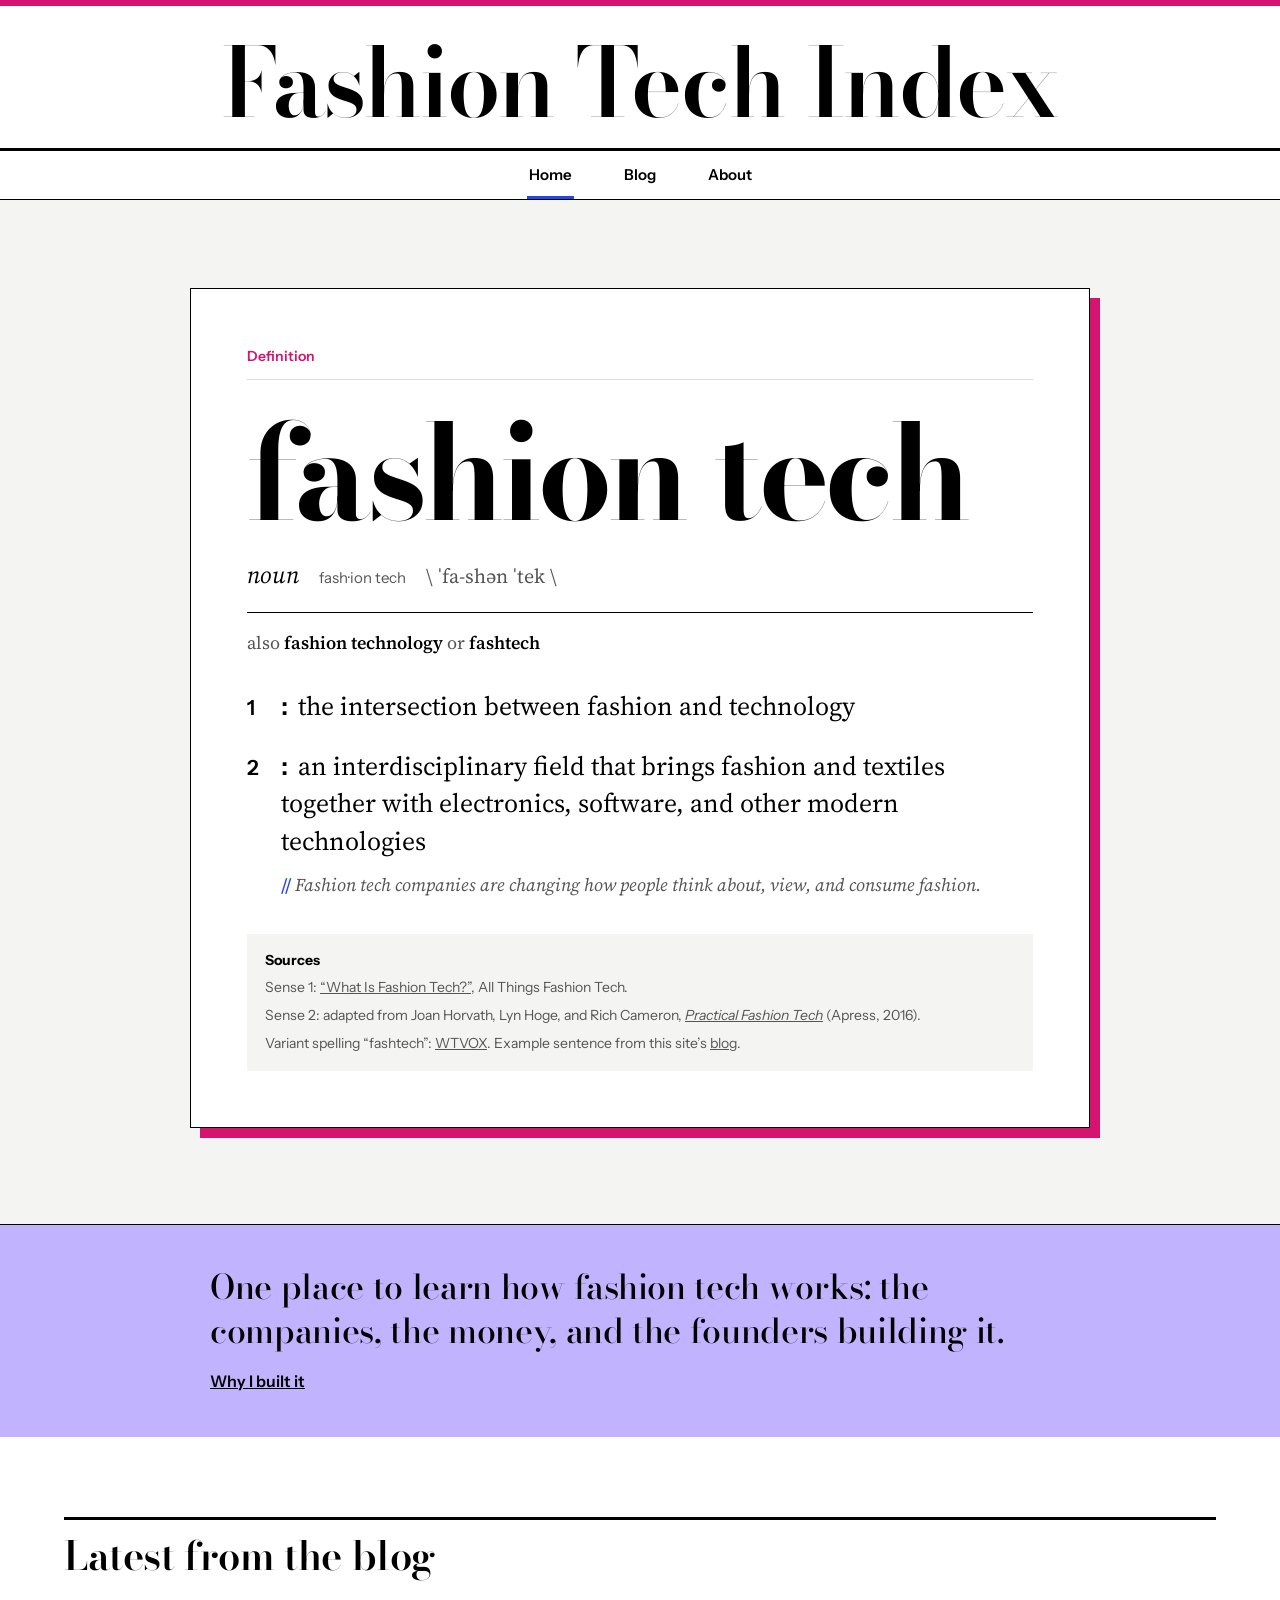
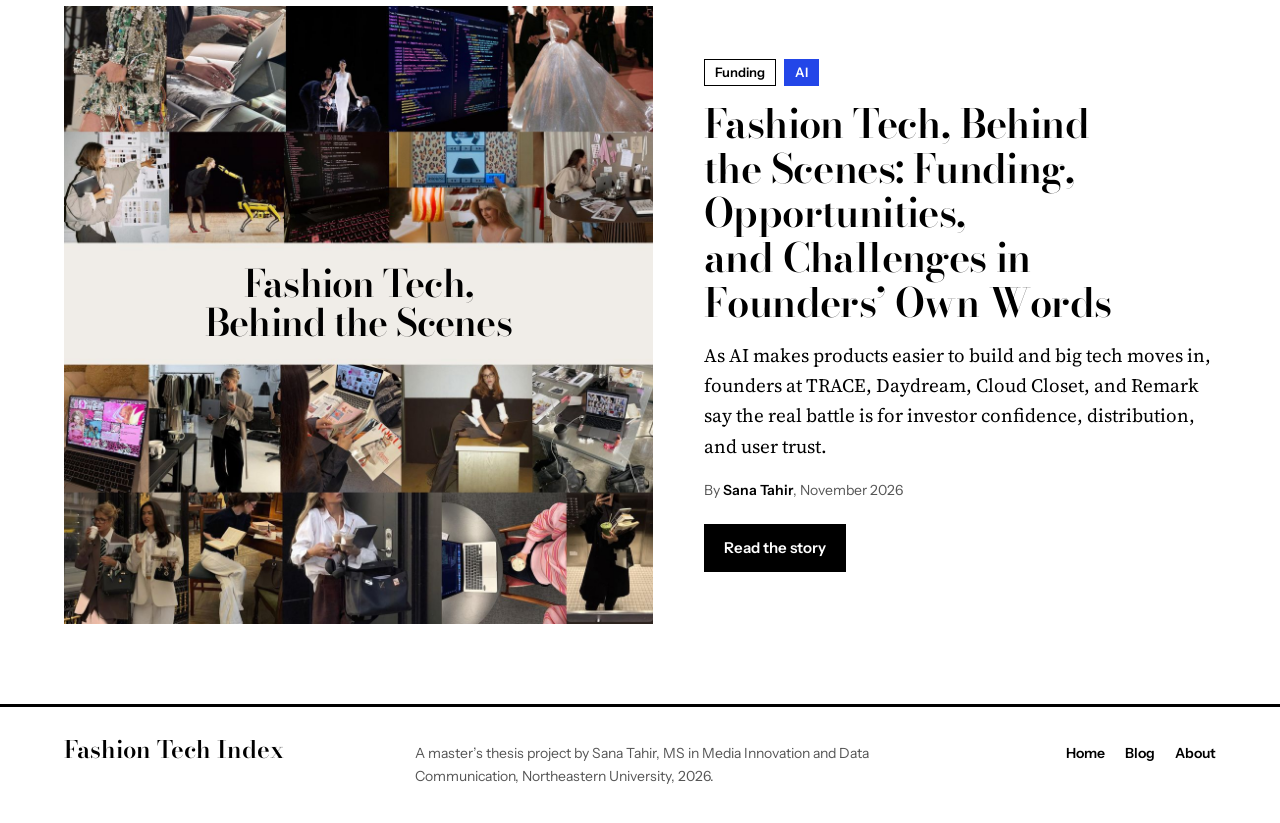
<file: index.html>
<!DOCTYPE html>
<html lang="en">
<head>
<title>Fashion Tech Index</title>
<meta name="description" content="One place to learn how fashion tech works: the companies, the money, and the founders building it.">
<meta charset="utf-8">
<meta name="viewport" content="width=device-width, initial-scale=1">
<meta name="author" content="Sana Tahir">
<link rel="icon" href="data:image/svg+xml,<svg xmlns='http://www.w3.org/2000/svg' viewBox='0 0 100 100'><rect width='100' height='100' fill='%23000'/><text x='50' y='72' font-family='Georgia,serif' font-size='64' font-weight='700' text-anchor='middle' fill='%23fff'>F</text></svg>">
<link rel="preconnect" href="https://fonts.googleapis.com">
<link rel="preconnect" href="https://fonts.gstatic.com" crossorigin>
<link href="https://fonts.googleapis.com/css2?family=Bodoni+Moda:ital,opsz,wght@0,6..96,500;0,6..96,600;0,6..96,700&family=Instrument+Sans:wght@400;600&family=Source+Serif+4:ital,opsz,wght@0,8..60,400;0,8..60,600;1,8..60,400&display=swap" rel="stylesheet">
<link rel="stylesheet" href="style.css">
</head>
<body>
<a class="skip" href="#main">Skip to content</a>
<div class="stripe" aria-hidden="true"></div>
<header class="masthead">
  <a class="wordmark" href="index.html">Fashion Tech Index</a>
  <nav class="site-nav" aria-label="Main">
    <ul>
      <li><a href="index.html" aria-current="page">Home</a></li>
      <li><a href="blog.html">Blog</a></li>
      <li><a href="about.html">About</a></li>
    </ul>
  </nav>
</header>

<main id="main">
  <div class="entry-zone">
  <div class="wrap">
    <section class="entry" aria-labelledby="headword">
      <p class="entry-label">Definition</p>
      <h1 class="headword" id="headword">fashion tech</h1>
      <p class="entry-meta">
        <em class="pos">noun</em>
        <span class="syll">fash·ion tech</span>
        <span class="pron">\ ˈfa-shən ˈtek \</span>
      </p>
      <p class="variants">also <b>fashion technology</b> or <b>fashtech</b></p>

      <ol class="senses">
        <li>
          <span class="sn">1</span>
          <span class="def"><b>:</b> the intersection between fashion and technology</span>
        </li>
        <li>
          <span class="sn">2</span>
          <span class="def"><b>:</b> an interdisciplinary field that brings fashion and textiles together with electronics, software, and other modern technologies
            <span class="example">Fashion tech companies are changing how people think about, view, and consume fashion.</span>
          </span>
        </li>
      </ol>

      <div class="entry-sources">
        <p><strong>Sources</strong></p>
        <p>Sense 1: <a href="https://allthingsfashiontech.substack.com/p/what-is-fashion-tech">“What Is Fashion Tech?”</a>, All Things Fashion Tech.</p>
        <p>Sense 2: adapted from Joan Horvath, Lyn Hoge, and Rich Cameron, <a href="https://doi.org/10.1007/978-1-4842-1662-0_1"><cite>Practical Fashion Tech</cite></a> (Apress, 2016).</p>
        <p>Variant spelling “fashtech”: <a href="https://wtvox.com/?p=784">WTVOX</a>. Example sentence from this site’s <a href="blog.html">blog</a>.</p>
      </div>
    </section>
  </div>
  </div>

  <section class="band" aria-label="About this site">
    <div class="wrap">
      <p>One place to learn how fashion tech works: the companies, the money, and the founders building it. <a href="about.html">Why I built it</a></p>
    </div>
  </section>

  <section class="section" aria-labelledby="latest">
    <div class="wrap">
      <h2 class="section-head" id="latest">Latest from the blog</h2>
      <article class="feature">
        <a class="feature-media" href="blog.html" tabindex="-1" aria-hidden="true">
          <figure class="cover cover--card">
            <img src="blog-cover-1200.jpg" width="1200" height="1261" alt="">
            <p class="cover-title"><span class="cover-main">Fashion Tech, Behind the Scenes</span></p>
          </figure>
        </a>
        <div class="feature-body">
          <ul class="tags">
            <li class="tag tag--funding">Funding</li>
            <li class="tag tag--ai">AI</li>
          </ul>
          <h3><a href="blog.html">Fashion Tech, Behind the Scenes: Funding, Opportunities, and Challenges in Founders’ Own Words</a></h3>
          <p class="dek">As AI makes products easier to build and big tech moves in, founders at TRACE, Daydream, Cloud Closet, and Remark say the real battle is for investor confidence, distribution, and user trust.</p>
          <p class="meta">By <strong>Sana Tahir</strong>, November 2026</p>
          <a class="button" href="blog.html">Read the story</a>
        </div>
      </article>
    </div>
  </section>
</main>

<footer class="site-footer">
  <div class="wrap">
    <a class="foot-mark" href="index.html">Fashion Tech Index</a>
    <p>A master’s thesis project by Sana Tahir, MS in Media Innovation and Data Communication, Northeastern University, 2026.</p>
    <ul>
      <li><a href="index.html">Home</a></li>
      <li><a href="blog.html">Blog</a></li>
      <li><a href="about.html">About</a></li>
    </ul>
  </div>
</footer>
</body>
</html>
</file>
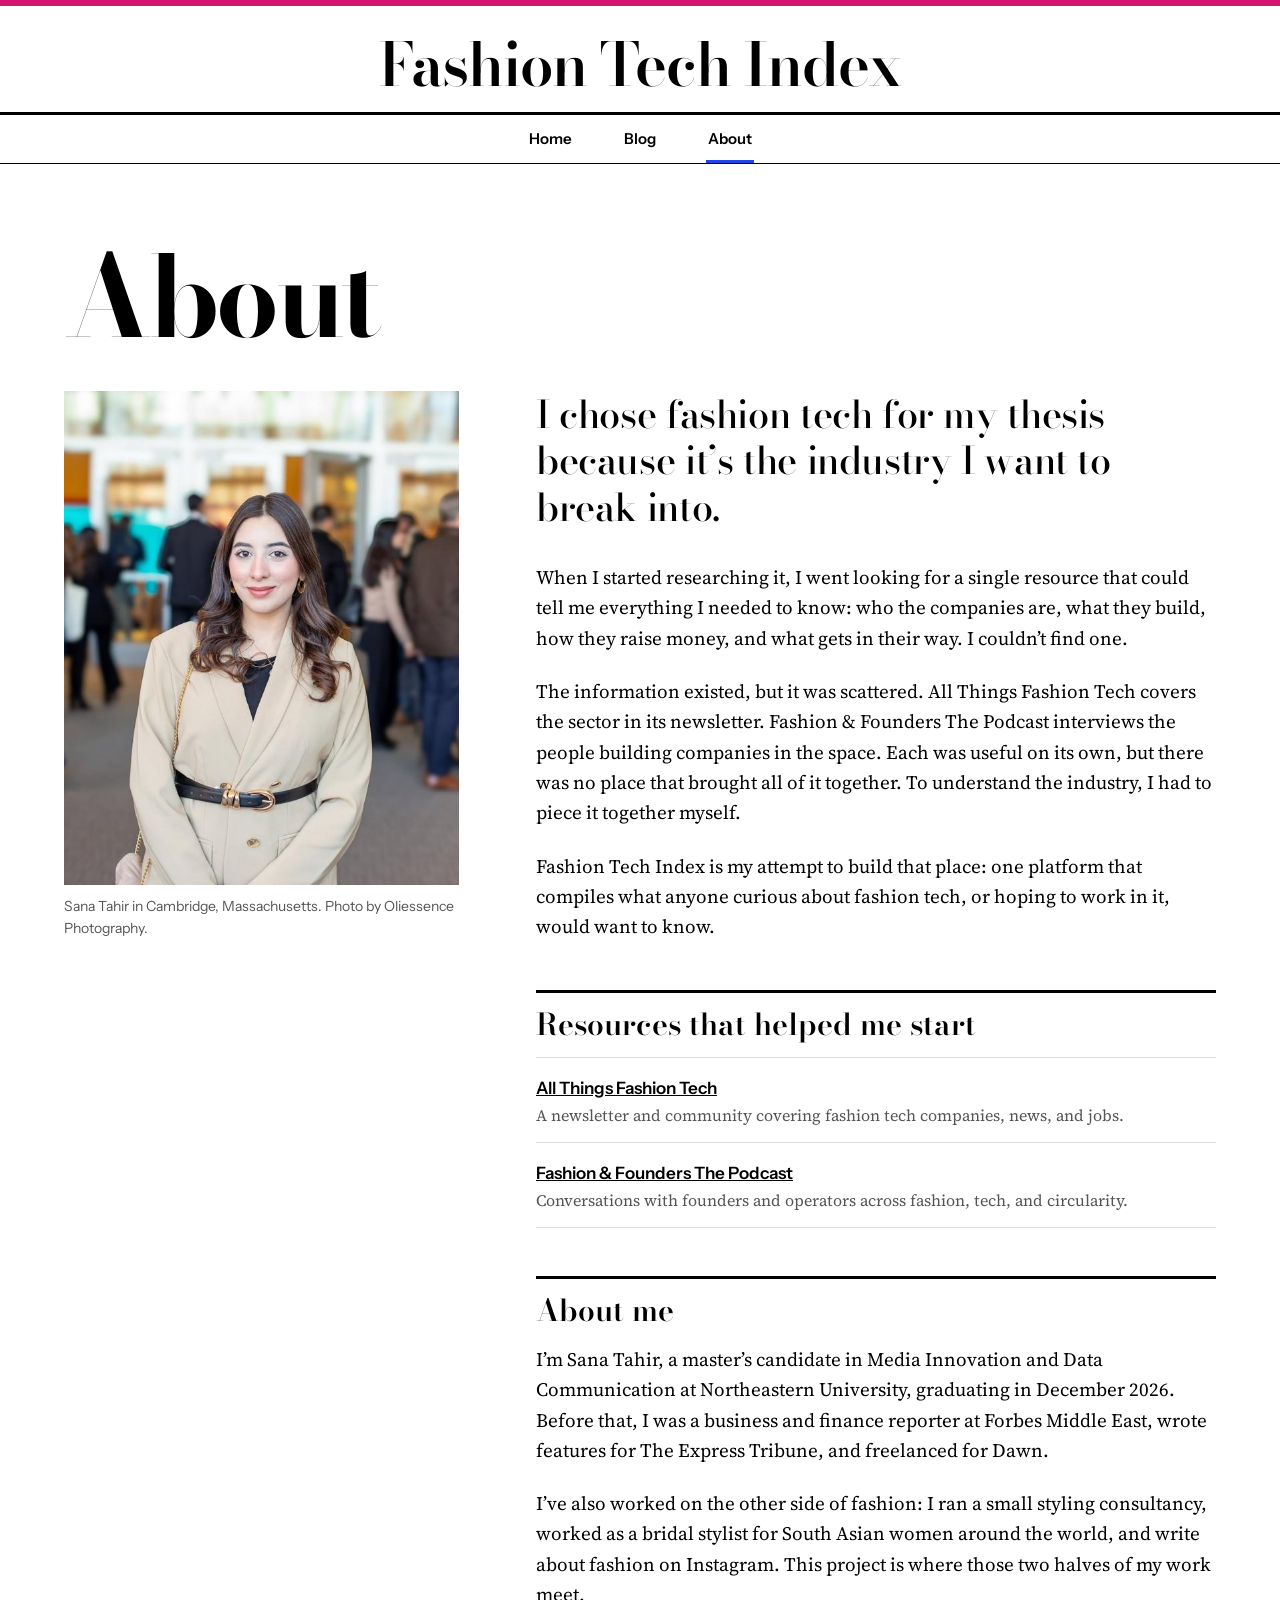
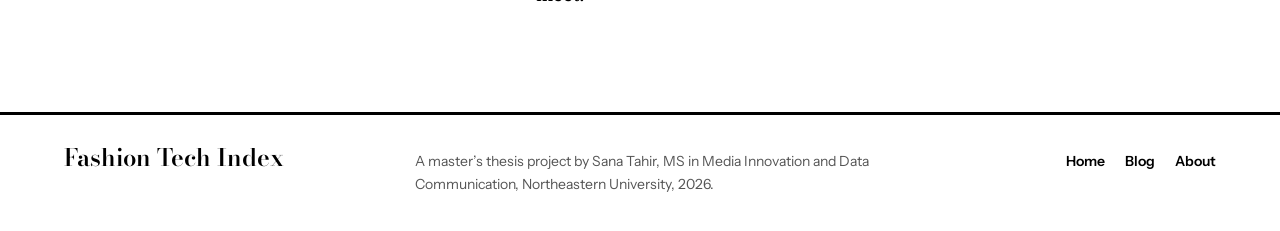
<file: about.html>
<!DOCTYPE html>
<html lang="en">
<head>
<title>About | Fashion Tech Index</title>
<meta name="description" content="Why Sana Tahir built Fashion Tech Index for her master’s thesis at Northeastern University.">
<meta charset="utf-8">
<meta name="viewport" content="width=device-width, initial-scale=1">
<meta name="author" content="Sana Tahir">
<link rel="icon" href="data:image/svg+xml,<svg xmlns='http://www.w3.org/2000/svg' viewBox='0 0 100 100'><rect width='100' height='100' fill='%23000'/><text x='50' y='72' font-family='Georgia,serif' font-size='64' font-weight='700' text-anchor='middle' fill='%23fff'>F</text></svg>">
<link rel="preconnect" href="https://fonts.googleapis.com">
<link rel="preconnect" href="https://fonts.gstatic.com" crossorigin>
<link href="https://fonts.googleapis.com/css2?family=Bodoni+Moda:ital,opsz,wght@0,6..96,500;0,6..96,600;0,6..96,700&family=Instrument+Sans:wght@400;600&family=Source+Serif+4:ital,opsz,wght@0,8..60,400;0,8..60,600;1,8..60,400&display=swap" rel="stylesheet">
<link rel="stylesheet" href="style.css">
</head>
<body>
<a class="skip" href="#main">Skip to content</a>
<div class="stripe" aria-hidden="true"></div>
<header class="masthead masthead--compact">
  <a class="wordmark" href="index.html">Fashion Tech Index</a>
  <nav class="site-nav" aria-label="Main">
    <ul>
      <li><a href="index.html">Home</a></li>
      <li><a href="blog.html">Blog</a></li>
      <li><a href="about.html" aria-current="page">About</a></li>
    </ul>
  </nav>
</header>

<main id="main">
  <div class="page-head">
    <h1>About</h1>
  </div>

  <div class="about">
    <figure class="about-photo">
      <img src="sana-tahir.jpg" width="591" height="758" alt="Sana Tahir, wearing a camel blazer with a black belt, at an event in Cambridge, Massachusetts.">
      <figcaption>Sana Tahir in Cambridge, Massachusetts. Photo by Oliessence Photography.</figcaption>
    </figure>

    <div class="about-text">
      <p class="lead">I chose fashion tech for my thesis because it’s the industry I want to break into.</p>

      <p>When I started researching it, I went looking for a single resource that could tell me everything I needed to know: who the companies are, what they build, how they raise money, and what gets in their way. I couldn’t find one.</p>

      <p>The information existed, but it was scattered. All Things Fashion Tech covers the sector in its newsletter. Fashion &amp; Founders The Podcast interviews the people building companies in the space. Each was useful on its own, but there was no place that brought all of it together. To understand the industry, I had to piece it together myself.</p>

      <p>Fashion Tech Index is my attempt to build that place: one platform that compiles what anyone curious about fashion tech, or hoping to work in it, would want to know.</p>

      <h2>Resources that helped me start</h2>
      <ul class="resource-list">
        <li><a href="https://allthingsfashiontech.substack.com">All Things Fashion Tech</a><span>A newsletter and community covering fashion tech companies, news, and jobs.</span></li>
        <li><a href="https://fashionandfounders.com">Fashion &amp; Founders The Podcast</a><span>Conversations with founders and operators across fashion, tech, and circularity.</span></li>
      </ul>

      <h2>About me</h2>
      <p>I’m Sana Tahir, a master’s candidate in Media Innovation and Data Communication at Northeastern University, graduating in December 2026. Before that, I was a business and finance reporter at Forbes Middle East, wrote features for The Express Tribune, and freelanced for Dawn.</p>
      <p>I’ve also worked on the other side of fashion: I ran a small styling consultancy, worked as a bridal stylist for South Asian women around the world, and write about fashion on Instagram. This project is where those two halves of my work meet.</p>
    </div>
  </div>
</main>

<footer class="site-footer">
  <div class="wrap">
    <a class="foot-mark" href="index.html">Fashion Tech Index</a>
    <p>A master’s thesis project by Sana Tahir, MS in Media Innovation and Data Communication, Northeastern University, 2026.</p>
    <ul>
      <li><a href="index.html">Home</a></li>
      <li><a href="blog.html">Blog</a></li>
      <li><a href="about.html">About</a></li>
    </ul>
  </div>
</footer>
</body>
</html>
</file>
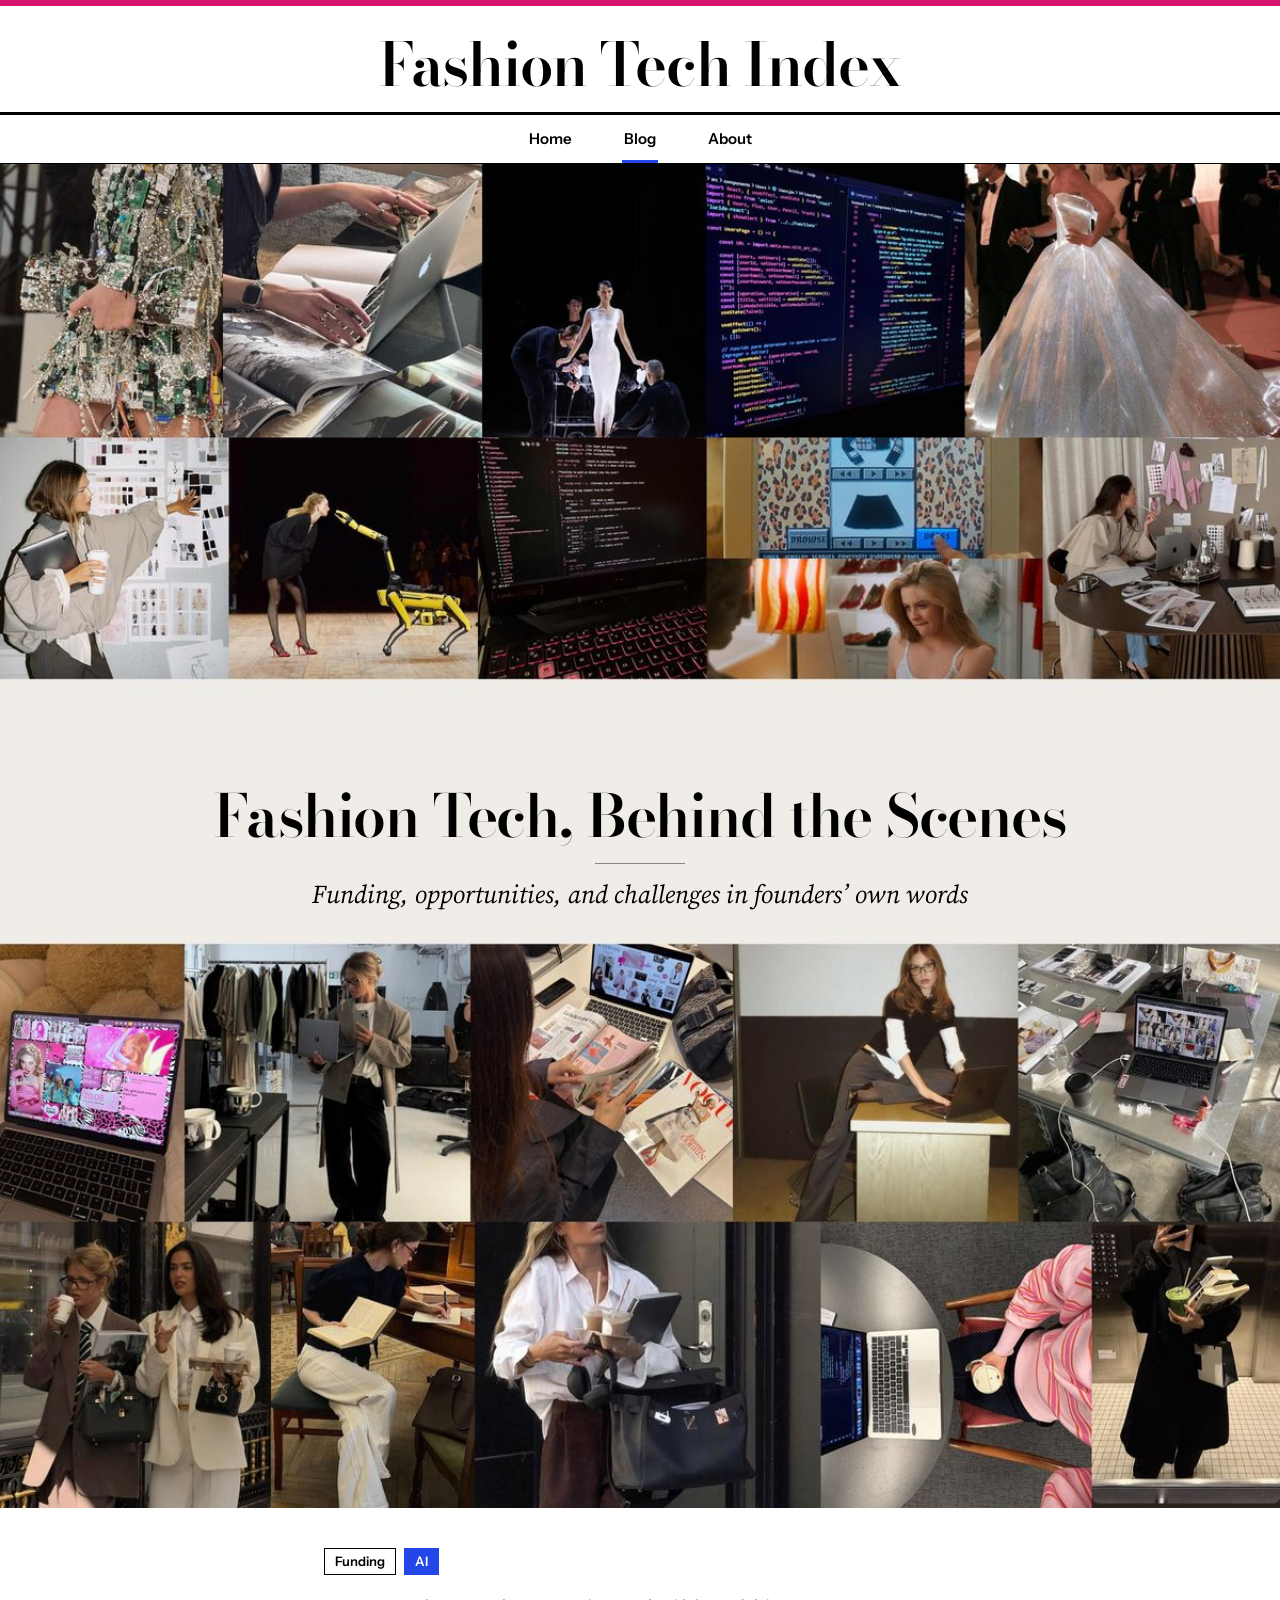
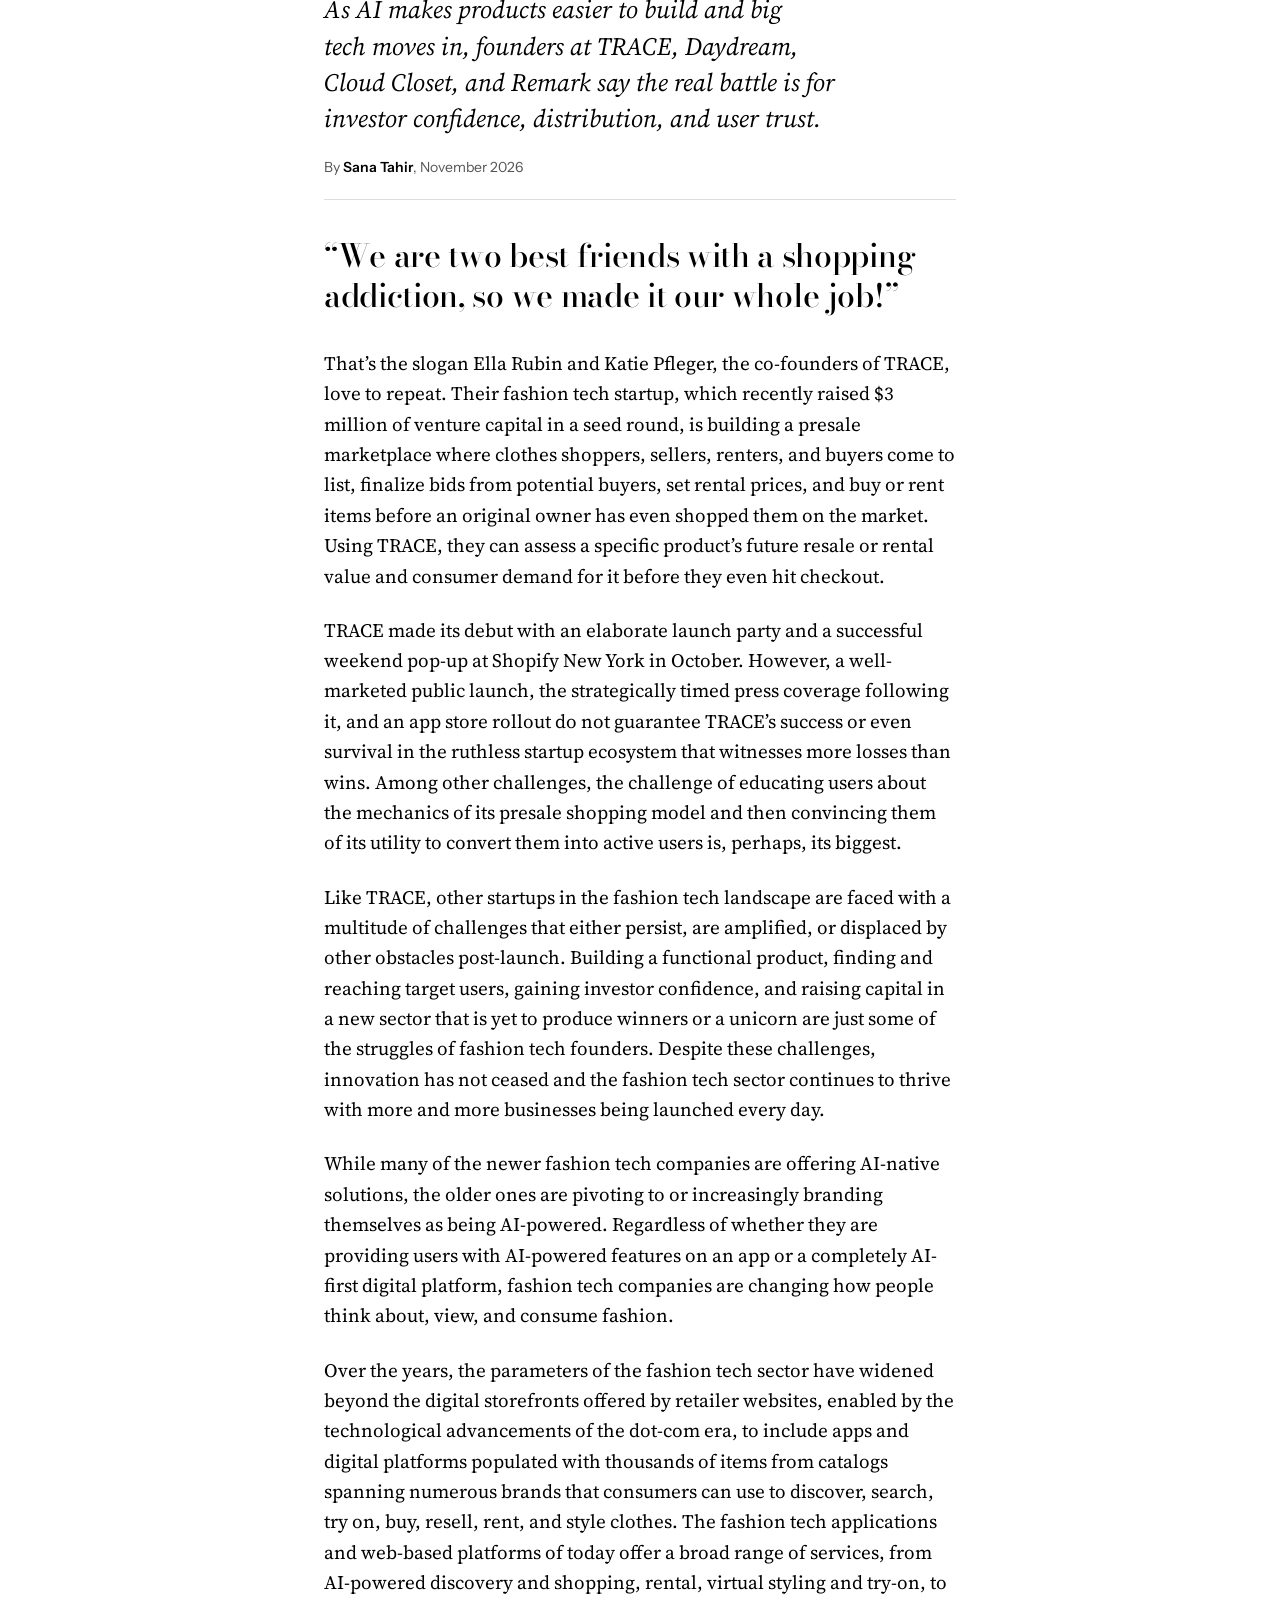
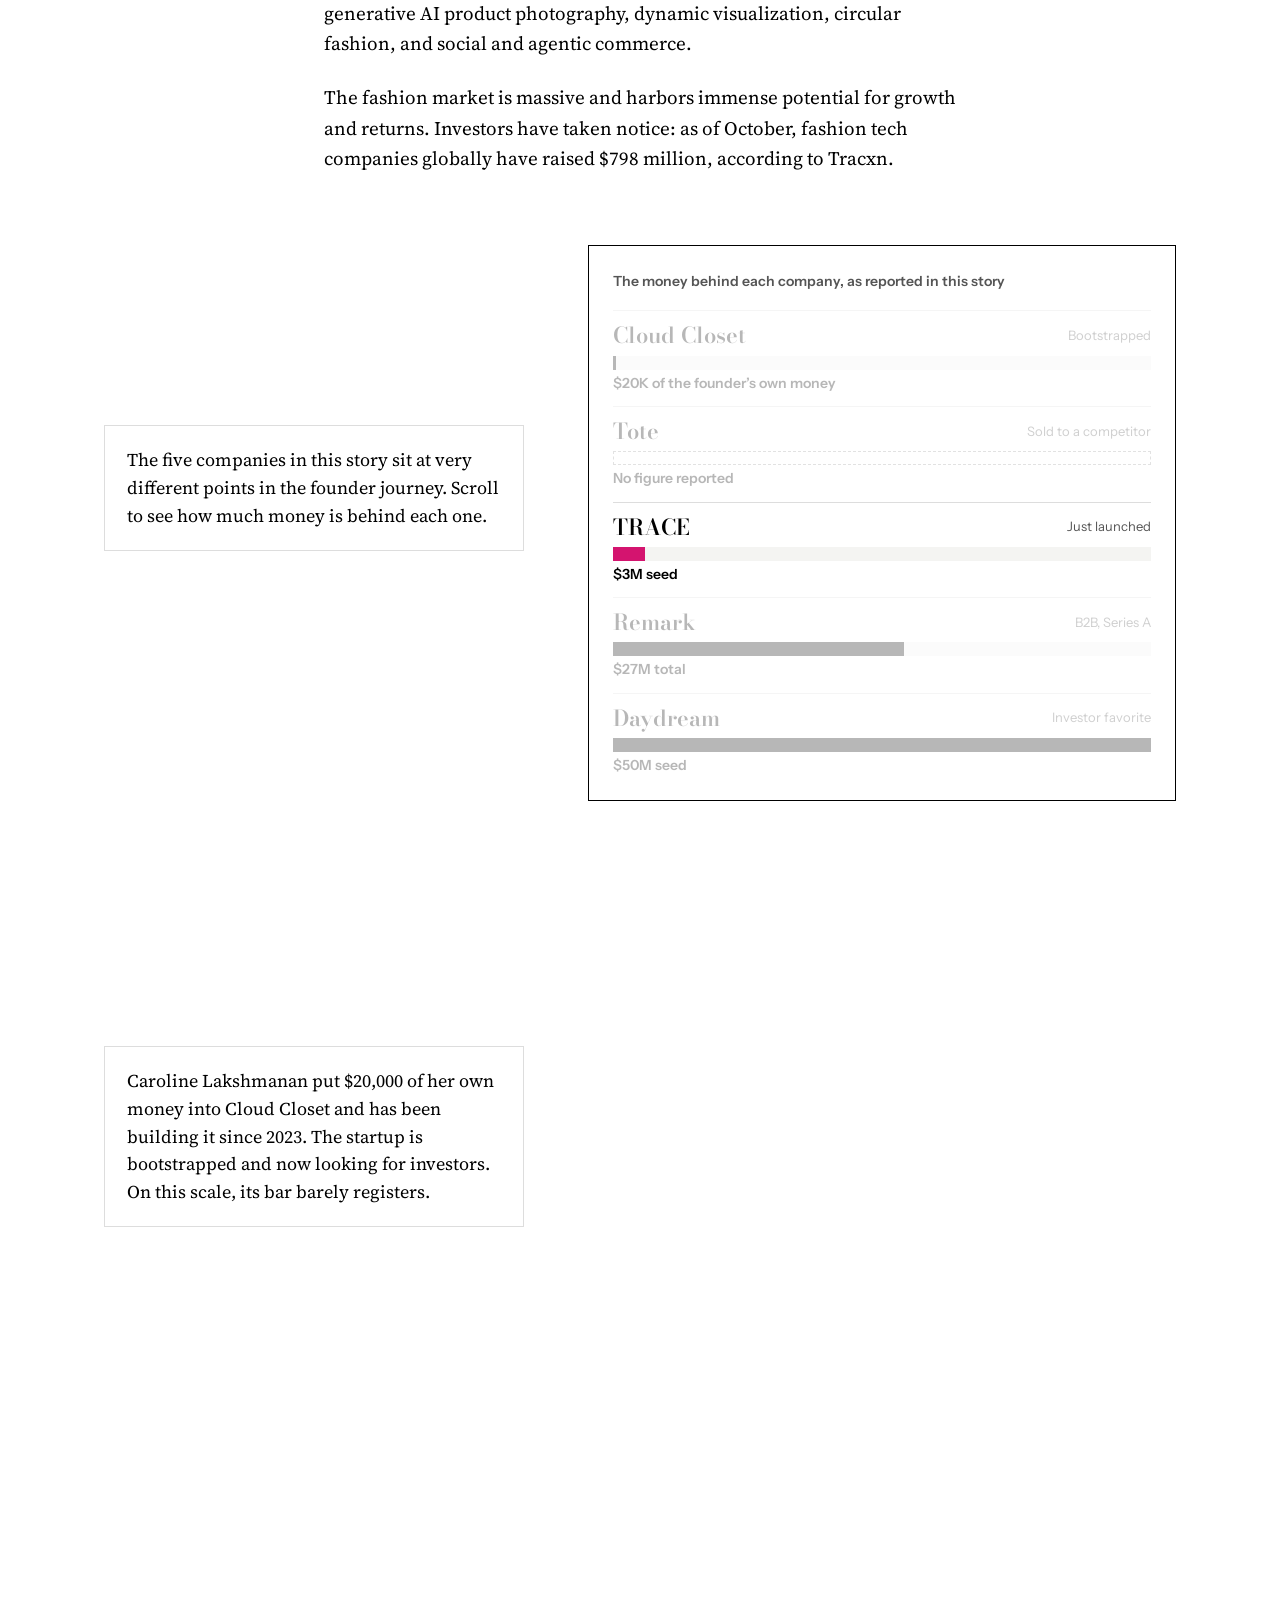
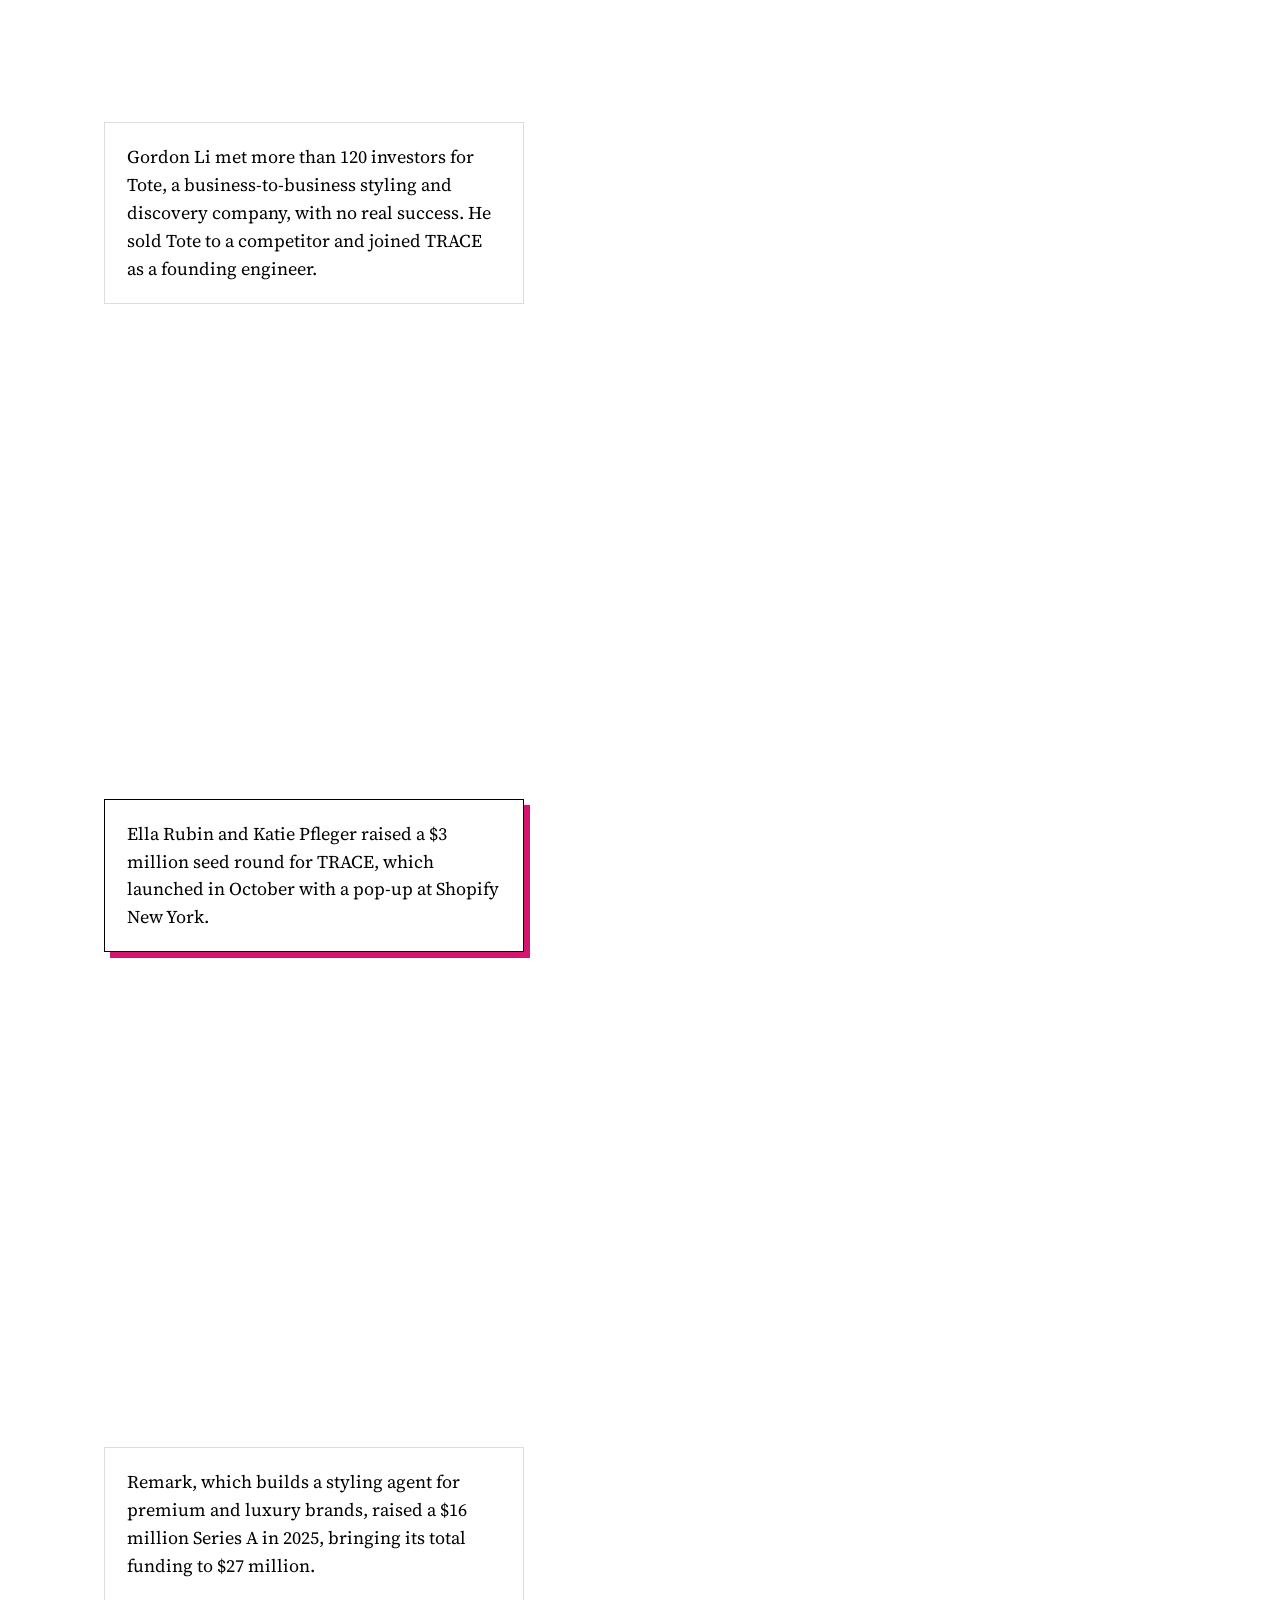
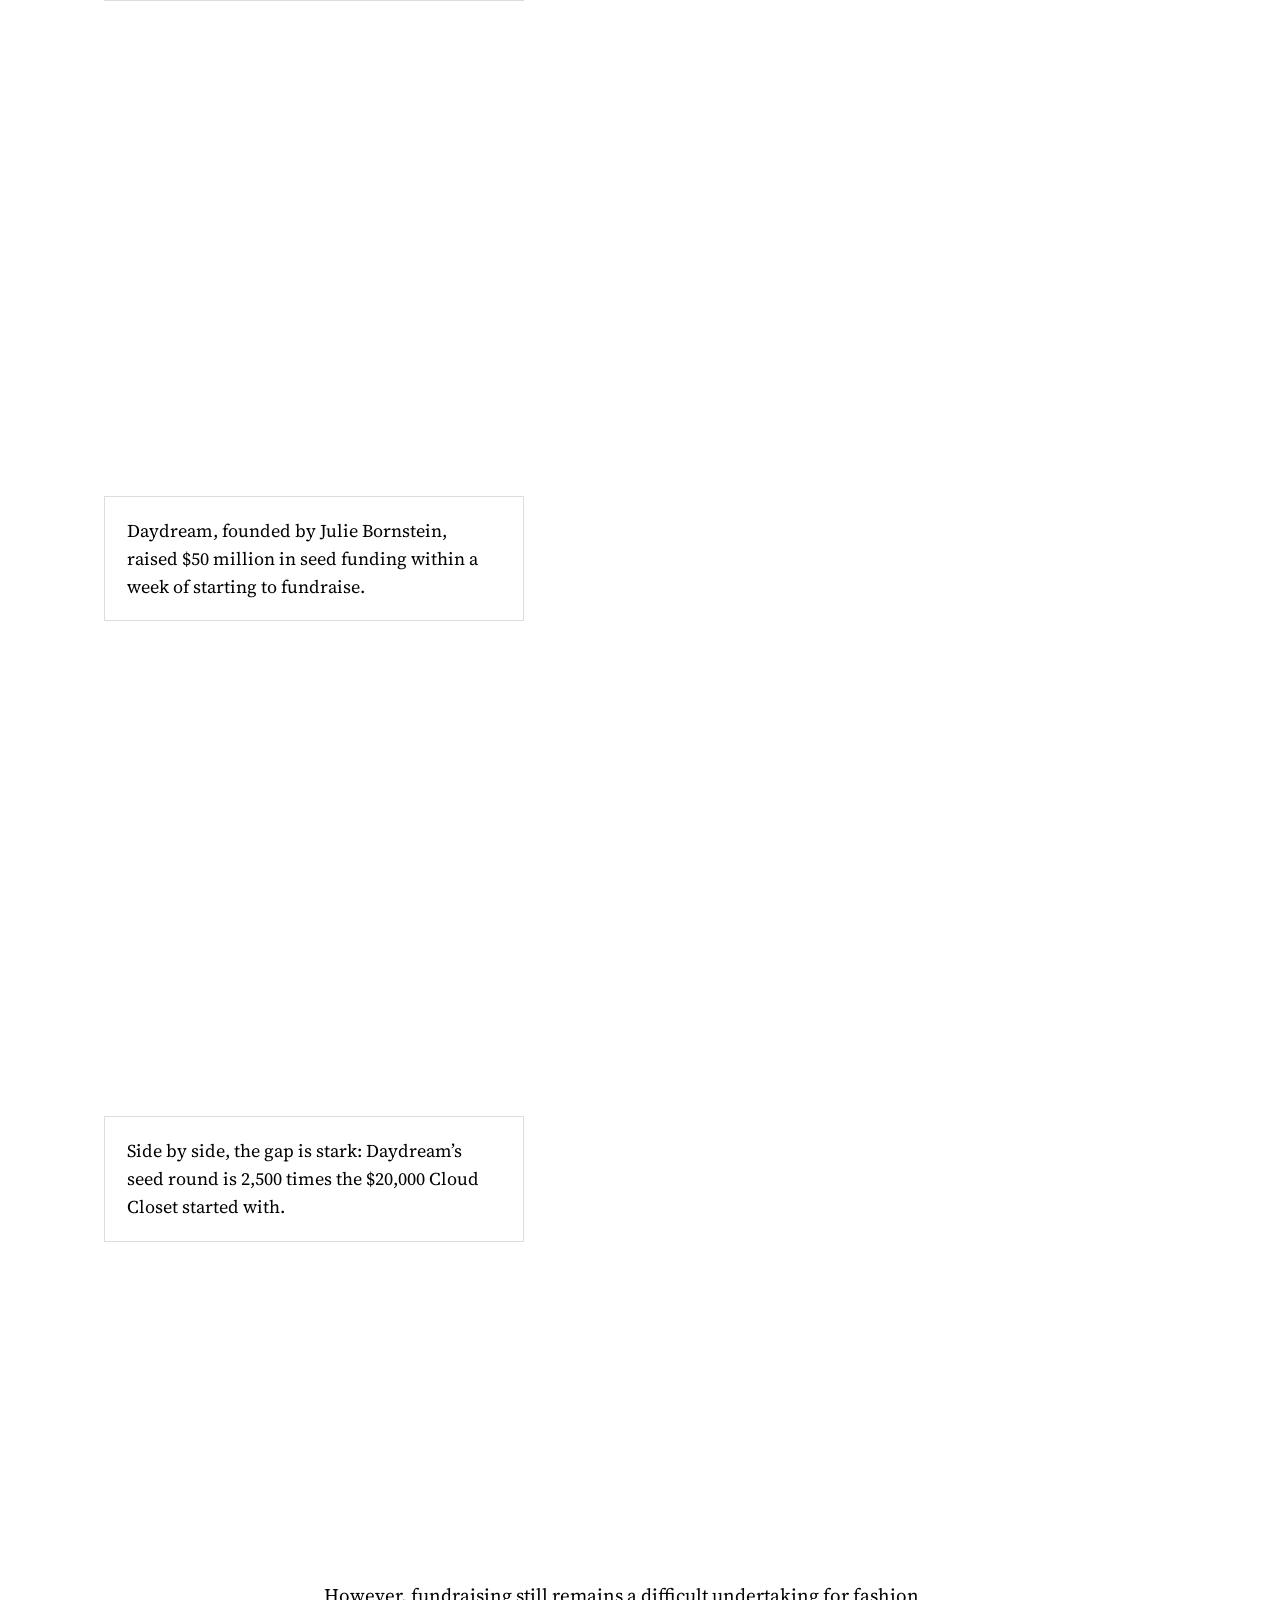
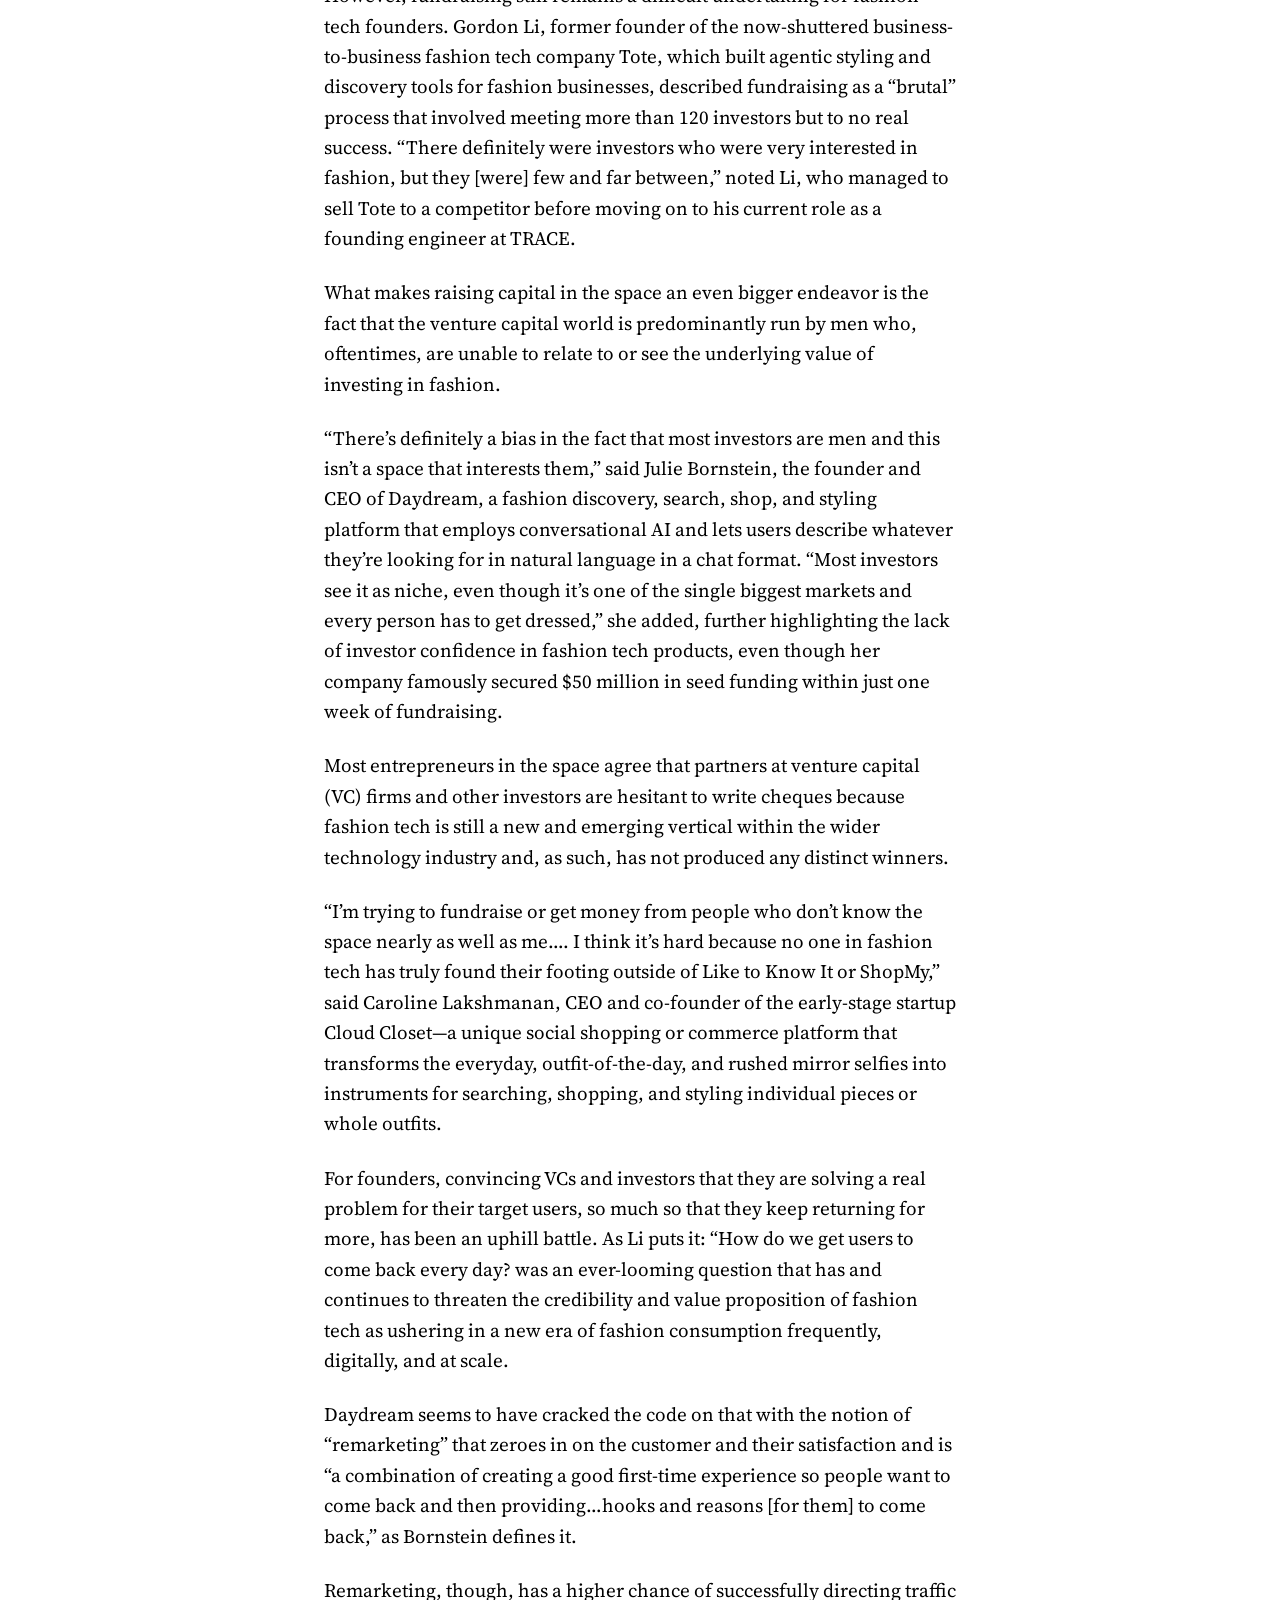
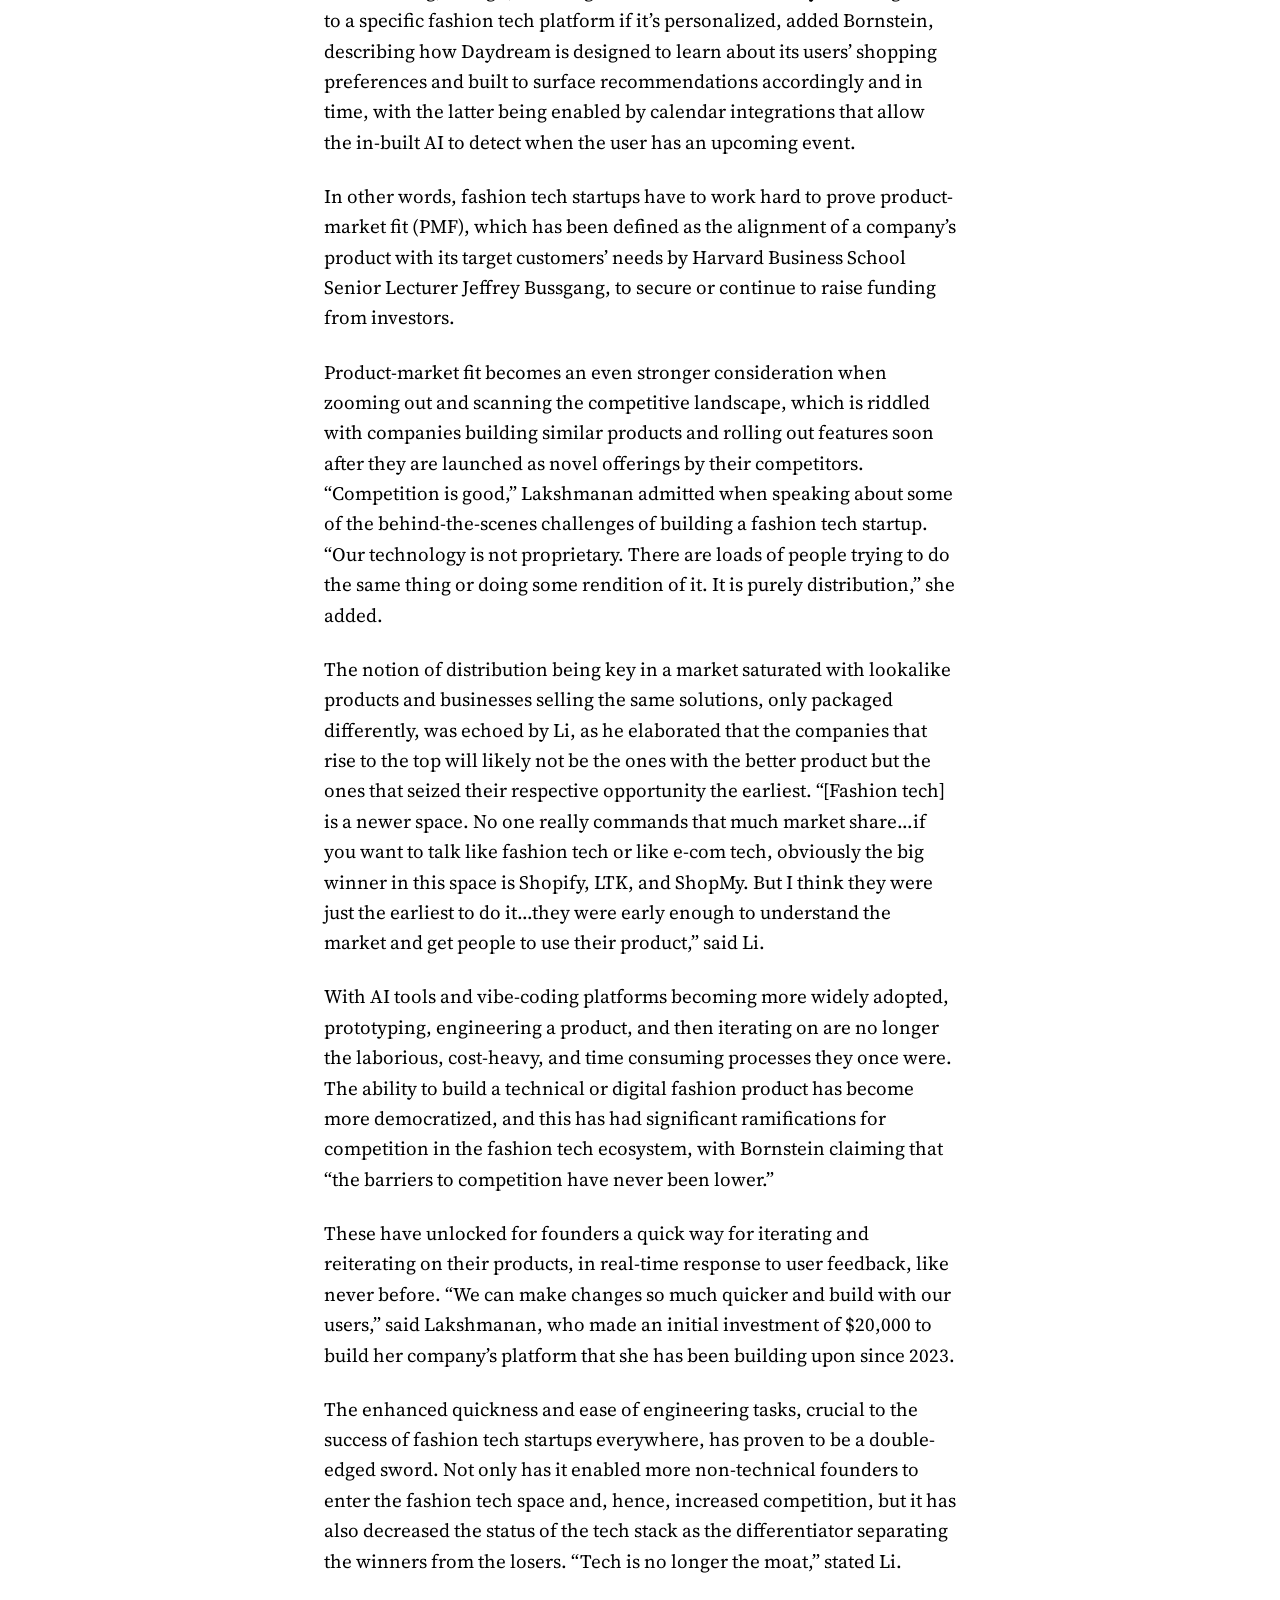
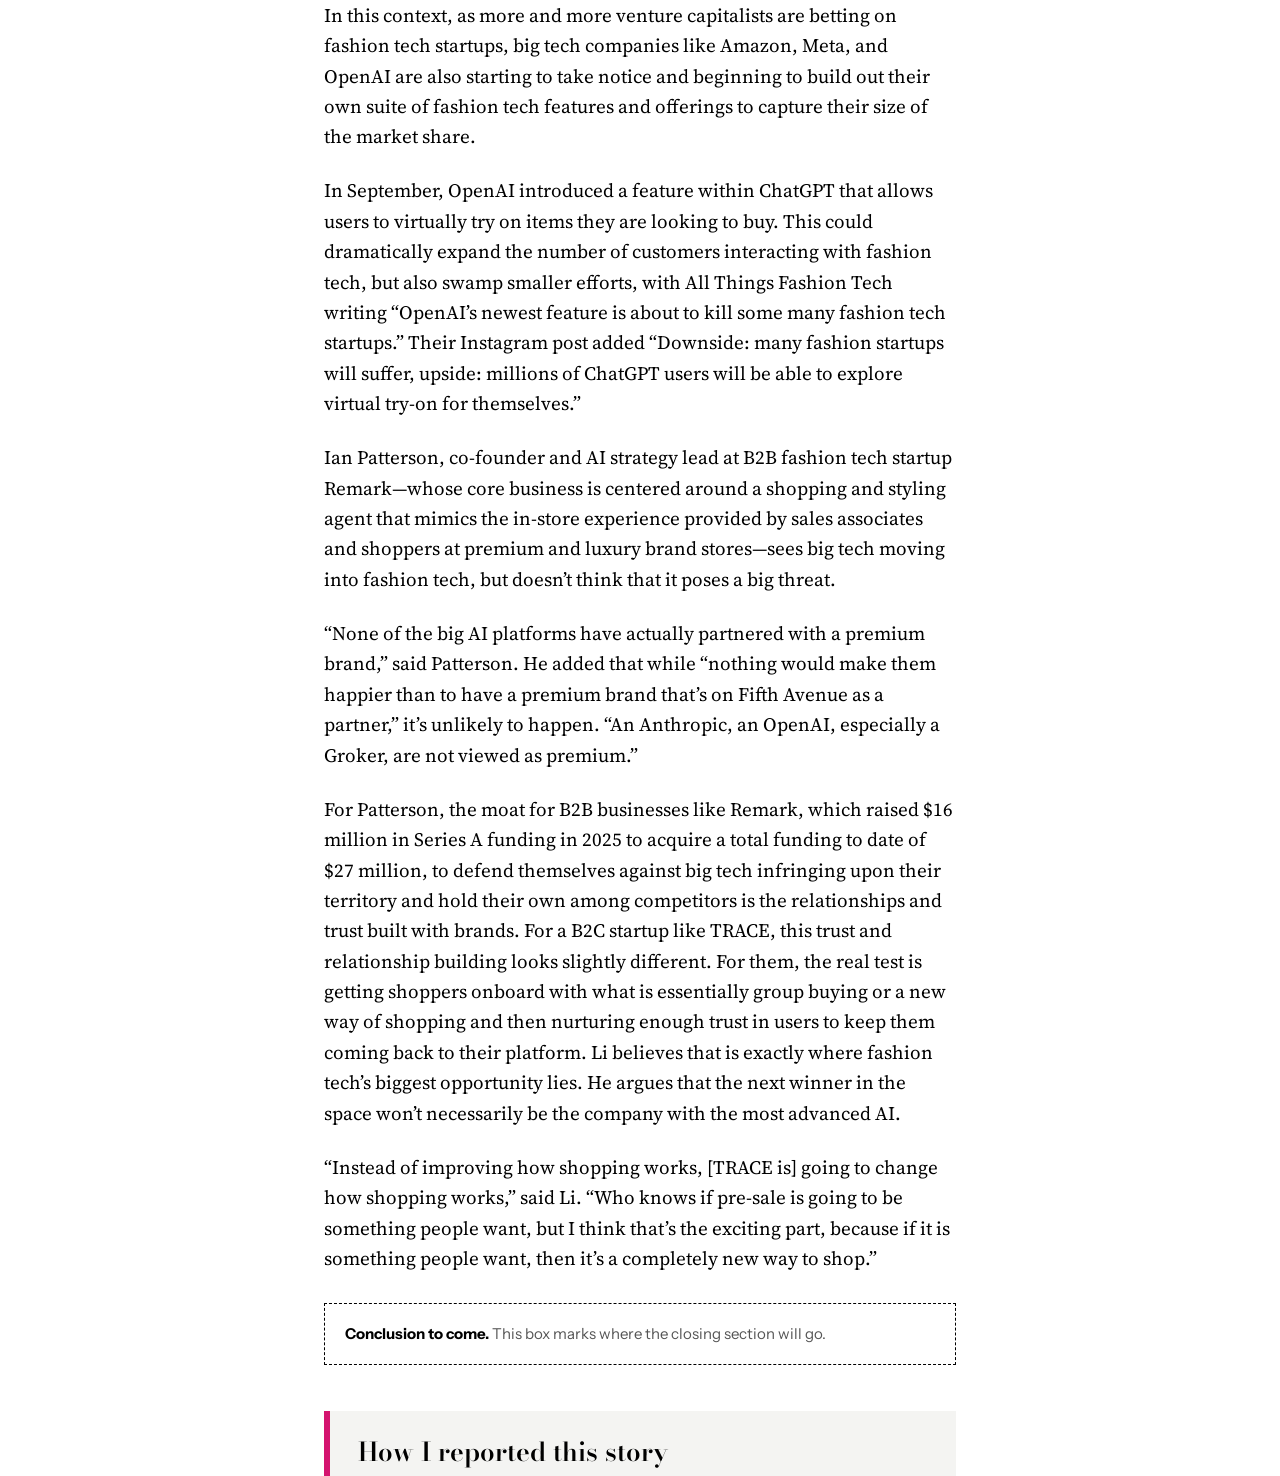
<file: blog.html>
<!DOCTYPE html>
<html lang="en">
<head>
<title>Fashion Tech, Behind the Scenes | Fashion Tech Index</title>
<meta name="description" content="Funding, opportunities, and challenges in fashion tech, in founders’ own words.">
<meta charset="utf-8">
<meta name="viewport" content="width=device-width, initial-scale=1">
<meta name="author" content="Sana Tahir">
<link rel="icon" href="data:image/svg+xml,<svg xmlns='http://www.w3.org/2000/svg' viewBox='0 0 100 100'><rect width='100' height='100' fill='%23000'/><text x='50' y='72' font-family='Georgia,serif' font-size='64' font-weight='700' text-anchor='middle' fill='%23fff'>F</text></svg>">
<link rel="preconnect" href="https://fonts.googleapis.com">
<link rel="preconnect" href="https://fonts.gstatic.com" crossorigin>
<link href="https://fonts.googleapis.com/css2?family=Bodoni+Moda:ital,opsz,wght@0,6..96,500;0,6..96,600;0,6..96,700&family=Instrument+Sans:wght@400;600&family=Source+Serif+4:ital,opsz,wght@0,8..60,400;0,8..60,600;1,8..60,400&display=swap" rel="stylesheet">
<link rel="stylesheet" href="style.css">
</head>
<body>
<div class="progress" aria-hidden="true"><span id="progress-fill"></span></div>
<a class="skip" href="#main">Skip to content</a>
<div class="stripe" aria-hidden="true"></div>
<header class="masthead masthead--compact">
  <a class="wordmark" href="index.html">Fashion Tech Index</a>
  <nav class="site-nav" aria-label="Main">
    <ul>
      <li><a href="index.html">Home</a></li>
      <li><a href="blog.html" aria-current="page">Blog</a></li>
      <li><a href="about.html">About</a></li>
    </ul>
  </nav>
</header>

<main id="main">
<article>
  <div class="story-cover">
    <figure class="cover cover--wide">
      <picture>
        <source media="(max-width: 640px)" srcset="blog-cover-1200.jpg" width="1200" height="1261">
        <img src="blog-cover-wide.jpg" width="2400" height="1243" alt="A collage of fashion and technology images: runway looks, robots on a catwalk, a light-up gown, lines of code on laptop screens, and women working with laptops, mood boards, and magazines.">
      </picture>
      <h1 class="cover-title">
        <span class="cover-main">Fashion Tech, Behind the Scenes</span>
        <span class="cover-rule" aria-hidden="true"></span>
        <span class="cover-sub">Funding, opportunities, and challenges in founders’ own words</span>
      </h1>
    </figure>
  </div>

  <div class="header">
    <p class="title-rest" aria-hidden="true">Funding, opportunities, and challenges in founders’ own words</p>
    <ul class="tags">
      <li class="tag tag--funding">Funding</li>
      <li class="tag tag--ai">AI</li>
    </ul>
    <h2>As AI makes products easier to build and big tech moves in, founders at TRACE, Daydream, Cloud Closet, and Remark say the real battle is for investor confidence, distribution, and user trust.</h2>
    <p class="meta">By <strong>Sana Tahir</strong>, November 2026</p>
  </div>

  <div class="container">
    <p class="lede">“We are two best friends with a shopping addiction, so we made it our whole job!”</p>

    <p>That’s the slogan Ella Rubin and Katie Pfleger, the co-founders of TRACE, love to repeat. Their fashion tech startup, which recently raised $3 million of venture capital in a seed round, is building a presale marketplace where clothes shoppers, sellers, renters, and buyers come to list, finalize bids from potential buyers, set rental prices, and buy or rent items before an original owner has even shopped them on the market. Using TRACE, they can assess a specific product’s future resale or rental value and consumer demand for it before they even hit checkout.</p>

    <p>TRACE made its debut with an elaborate launch party and a successful weekend pop-up at Shopify New York in October. However, a well-marketed public launch, the strategically timed press coverage following it, and an app store rollout do not guarantee TRACE’s success or even survival in the ruthless startup ecosystem that witnesses more losses than wins. Among other challenges, the challenge of educating users about the mechanics of its presale shopping model and then convincing them of its utility to convert them into active users is, perhaps, its biggest.</p>

    <p>Like TRACE, other startups in the fashion tech landscape are faced with a multitude of challenges that either persist, are amplified, or displaced by other obstacles post-launch. Building a functional product, finding and reaching target users, gaining investor confidence, and raising capital in a new sector that is yet to produce winners or a unicorn are just some of the struggles of fashion tech founders. Despite these challenges, innovation has not ceased and the fashion tech sector continues to thrive with more and more businesses being launched every day.</p>

    <p>While many of the newer fashion tech companies are offering AI-native solutions, the older ones are pivoting to or increasingly branding themselves as being AI-powered. Regardless of whether they are providing users with AI-powered features on an app or a completely AI-first digital platform, fashion tech companies are changing how people think about, view, and consume fashion.</p>

    <p>Over the years, the parameters of the fashion tech sector have widened beyond the digital storefronts offered by retailer websites, enabled by the technological advancements of the dot-com era, to include apps and digital platforms populated with thousands of items from catalogs spanning numerous brands that consumers can use to discover, search, try on, buy, resell, rent, and style clothes. The fashion tech applications and web-based platforms of today offer a broad range of services, from AI-powered discovery and shopping, rental, virtual styling and try-on, to generative AI product photography, dynamic visualization, circular fashion, and social and agentic commerce.</p>

    <p>The fashion market is massive and harbors immense potential for growth and returns. Investors have taken notice: as of October, fashion tech companies globally have raised $798 million, according to Tracxn.</p>

  </div>

  <section class="scrolly" aria-labelledby="scrolly-title">
    <figure class="scrolly-graphic" id="scrolly-graphic">
      <figcaption id="scrolly-title" class="sg-title">The money behind each company, as reported in this story</figcaption>
      <ul class="sg-rows">
        <li class="sg-row" data-co="cloud">
          <span class="sg-name">Cloud Closet</span>
          <span class="sg-stage">Bootstrapped</span>
          <span class="sg-track"><span class="sg-bar" style="--w: 0.04%"></span></span>
          <span class="sg-value">$20K of the founder’s own money</span>
        </li>
        <li class="sg-row" data-co="tote">
          <span class="sg-name">Tote</span>
          <span class="sg-stage">Sold to a competitor</span>
          <span class="sg-track sg-track--empty"></span>
          <span class="sg-value">No figure reported</span>
        </li>
        <li class="sg-row" data-co="trace">
          <span class="sg-name">TRACE</span>
          <span class="sg-stage">Just launched</span>
          <span class="sg-track"><span class="sg-bar" style="--w: 6%"></span></span>
          <span class="sg-value">$3M seed</span>
        </li>
        <li class="sg-row" data-co="remark">
          <span class="sg-name">Remark</span>
          <span class="sg-stage">B2B, Series A</span>
          <span class="sg-track"><span class="sg-bar" style="--w: 54%"></span></span>
          <span class="sg-value">$27M total</span>
        </li>
        <li class="sg-row" data-co="daydream">
          <span class="sg-name">Daydream</span>
          <span class="sg-stage">Investor favorite</span>
          <span class="sg-track"><span class="sg-bar" style="--w: 100%"></span></span>
          <span class="sg-value">$50M seed</span>
        </li>
      </ul>
    </figure>

    <div class="scrolly-steps">
      <div class="step" data-step="intro"><p>The five companies in this story sit at very different points in the founder journey. Scroll to see how much money is behind each one.</p></div>
      <div class="step" data-step="cloud"><p>Caroline Lakshmanan put $20,000 of her own money into Cloud Closet and has been building it since 2023. The startup is bootstrapped and now looking for investors. On this scale, its bar barely registers.</p></div>
      <div class="step" data-step="tote"><p>Gordon Li met more than 120 investors for Tote, a business-to-business styling and discovery company, with no real success. He sold Tote to a competitor and joined TRACE as a founding engineer.</p></div>
      <div class="step" data-step="trace"><p>Ella Rubin and Katie Pfleger raised a $3 million seed round for TRACE, which launched in October with a pop-up at Shopify New York.</p></div>
      <div class="step" data-step="remark"><p>Remark, which builds a styling agent for premium and luxury brands, raised a $16 million Series A in 2025, bringing its total funding to $27 million.</p></div>
      <div class="step" data-step="daydream"><p>Daydream, founded by Julie Bornstein, raised $50 million in seed funding within a week of starting to fundraise.</p></div>
      <div class="step" data-step="all"><p>Side by side, the gap is stark: Daydream’s seed round is 2,500 times the $20,000 Cloud Closet started with.</p></div>
    </div>
  </section>

  <div class="container">

    <p>However, fundraising still remains a difficult undertaking for fashion tech founders. Gordon Li, former founder of the now-shuttered business-to-business fashion tech company Tote, which built agentic styling and discovery tools for fashion businesses, described fundraising as a “brutal” process that involved meeting more than 120 investors but to no real success. “There definitely were investors who were very interested in fashion, but they [were] few and far between,” noted Li, who managed to sell Tote to a competitor before moving on to his current role as a founding engineer at TRACE.</p>

    <p>What makes raising capital in the space an even bigger endeavor is the fact that the venture capital world is predominantly run by men who, oftentimes, are unable to relate to or see the underlying value of investing in fashion.</p>

    <p>“There’s definitely a bias in the fact that most investors are men and this isn’t a space that interests them,” said Julie Bornstein, the founder and CEO of Daydream, a fashion discovery, search, shop, and styling platform that employs conversational AI and lets users describe whatever they’re looking for in natural language in a chat format. “Most investors see it as niche, even though it’s one of the single biggest markets and every person has to get dressed,” she added, further highlighting the lack of investor confidence in fashion tech products, even though her company famously secured $50 million in seed funding within just one week of fundraising.</p>

    <p>Most entrepreneurs in the space agree that partners at venture capital (VC) firms and other investors are hesitant to write cheques because fashion tech is still a new and emerging vertical within the wider technology industry and, as such, has not produced any distinct winners.</p>

    <p>“I’m trying to fundraise or get money from people who don’t know the space nearly as well as me…. I think it’s hard because no one in fashion tech has truly found their footing outside of Like to Know It or ShopMy,” said Caroline Lakshmanan, CEO and co-founder of the early-stage startup Cloud Closet—a unique social shopping or commerce platform that transforms the everyday, outfit-of-the-day, and rushed mirror selfies into instruments for searching, shopping, and styling individual pieces or whole outfits.</p>

    <p>For founders, convincing VCs and investors that they are solving a real problem for their target users, so much so that they keep returning for more, has been an uphill battle. As Li puts it: “How do we get users to come back every day? was an ever-looming question that has and continues to threaten the credibility and value proposition of fashion tech as ushering in a new era of fashion consumption frequently, digitally, and at scale.</p>

    <p>Daydream seems to have cracked the code on that with the notion of “remarketing” that zeroes in on the customer and their satisfaction and is “a combination of creating a good first-time experience so people want to come back and then providing…hooks and reasons [for them] to come back,” as Bornstein defines it.</p>

    <p>Remarketing, though, has a higher chance of successfully directing traffic to a specific fashion tech platform if it’s personalized, added Bornstein, describing how Daydream is designed to learn about its users’ shopping preferences and built to surface recommendations accordingly and in time, with the latter being enabled by calendar integrations that allow the in-built AI to detect when the user has an upcoming event.</p>

    <p>In other words, fashion tech startups have to work hard to prove product-market fit (PMF), which has been defined as the alignment of a company’s product with its target customers’ needs by Harvard Business School Senior Lecturer Jeffrey Bussgang, to secure or continue to raise funding from investors.</p>

    <p>Product-market fit becomes an even stronger consideration when zooming out and scanning the competitive landscape, which is riddled with companies building similar products and rolling out features soon after they are launched as novel offerings by their competitors. “Competition is good,” Lakshmanan admitted when speaking about some of the behind-the-scenes challenges of building a fashion tech startup. “Our technology is not proprietary. There are loads of people trying to do the same thing or doing some rendition of it. It is purely distribution,” she added.</p>

    <p>The notion of distribution being key in a market saturated with lookalike products and businesses selling the same solutions, only packaged differently, was echoed by Li, as he elaborated that the companies that rise to the top will likely not be the ones with the better product but the ones that seized their respective opportunity the earliest. “[Fashion tech] is a newer space. No one really commands that much market share…if you want to talk like fashion tech or like e-com tech, obviously the big winner in this space is Shopify, LTK, and ShopMy. But I think they were just the earliest to do it…they were early enough to understand the market and get people to use their product,” said Li.</p>

    <p>With AI tools and vibe-coding platforms becoming more widely adopted, prototyping, engineering a product, and then iterating on are no longer the laborious, cost-heavy, and time consuming processes they once were. The ability to build a technical or digital fashion product has become more democratized, and this has had significant ramifications for competition in the fashion tech ecosystem, with Bornstein claiming that “the barriers to competition have never been lower.”</p>

    <p>These have unlocked for founders a quick way for iterating and reiterating on their products, in real-time response to user feedback, like never before. “We can make changes so much quicker and build with our users,” said Lakshmanan, who made an initial investment of $20,000 to build her company’s platform that she has been building upon since 2023.</p>

    <p>The enhanced quickness and ease of engineering tasks, crucial to the success of fashion tech startups everywhere, has proven to be a double-edged sword. Not only has it enabled more non-technical founders to enter the fashion tech space and, hence, increased competition, but it has also decreased the status of the tech stack as the differentiator separating the winners from the losers. “Tech is no longer the moat,” stated Li.</p>

    <p>In this context, as more and more venture capitalists are betting on fashion tech startups, big tech companies like Amazon, Meta, and OpenAI are also starting to take notice and beginning to build out their own suite of fashion tech features and offerings to capture their size of the market share.</p>

    <p>In September, OpenAI introduced a feature within ChatGPT that allows users to virtually try on items they are looking to buy. This could dramatically expand the number of customers interacting with fashion tech, but also swamp smaller efforts, with All Things Fashion Tech writing “OpenAI’s newest feature is about to kill some many fashion tech startups.” Their Instagram post added “Downside: many fashion startups will suffer, upside: millions of ChatGPT users will be able to explore virtual try-on for themselves.”</p>

    <p>Ian Patterson, co-founder and AI strategy lead at B2B fashion tech startup Remark—whose core business is centered around a shopping and styling agent that mimics the in-store experience provided by sales associates and shoppers at premium and luxury brand stores—sees big tech moving into fashion tech, but doesn’t think that it poses a big threat.</p>

    <p>“None of the big AI platforms have actually partnered with a premium brand,” said Patterson. He added that while “nothing would make them happier than to have a premium brand that’s on Fifth Avenue as a partner,” it’s unlikely to happen. “An Anthropic, an OpenAI, especially a Groker, are not viewed as premium.”</p>

    <p>For Patterson, the moat for B2B businesses like Remark, which raised $16 million in Series A funding in 2025 to acquire a total funding to date of $27 million, to defend themselves against big tech infringing upon their territory and hold their own among competitors is the relationships and trust built with brands. For a B2C startup like TRACE, this trust and relationship building looks slightly different. For them, the real test is getting shoppers onboard with what is essentially group buying or a new way of shopping and then nurturing enough trust in users to keep them coming back to their platform. Li believes that is exactly where fashion tech’s biggest opportunity lies. He argues that the next winner in the space won’t necessarily be the company with the most advanced AI.</p>

    <p>“Instead of improving how shopping works, [TRACE is] going to change how shopping works,” said Li. “Who knows if pre-sale is going to be something people want, but I think that’s the exciting part, because if it is something people want, then it’s a completely new way to shop.”</p>

    <!-- CONCLUSION: replace this box with your closing paragraphs (each in its own <p>). -->
    <div class="todo"><strong>Conclusion to come.</strong> This box marks where the closing section will go.</div>

    <aside class="note-card" aria-labelledby="method-head">
      <h2 id="method-head">How I reported this story</h2>
      <p>I interviewed six founders building in fashion tech. I chose them because each is at a different point in the founder journey:</p>
      <ul>
        <li><strong>Caroline Lakshmanan, Cloud Closet:</strong> a bootstrapped startup now seeking funding.</li>
        <li><strong>Gordon Li, Tote:</strong> a startup acquired by a competitor. Li is now a founding engineer at TRACE.</li>
        <li><strong>Ella Rubin and Katie Pfleger, TRACE:</strong> a startup that has just launched.</li>
        <li><strong>Julie Bornstein, Daydream:</strong> a startup investors have bet on heavily, founded by a well-regarded operator.</li>
        <li><strong>Ian Patterson, Remark:</strong> a well-funded business-to-business startup enjoying moderate success.</li>
      </ul>
    </aside>

    <!--
      Template elements, ready when you add photos.

      One photo with a caption:
      <figure class="mifigure">
        <img src="your-photo.jpg" alt="Describe the photo">
        <figcaption>Caption and photo credit.</figcaption>
      </figure>

      Two photos side by side:
      <div class="photogrid">
        <figure class="mifigure"><img src="a.jpg" alt=""><figcaption>Caption.</figcaption></figure>
        <figure class="mifigure"><img src="b.jpg" alt=""><figcaption>Caption.</figcaption></figure>
      </div>
    -->
  </div>

  <div class="story-end">
    <div class="author-box">
      <img src="sana-tahir.jpg" width="591" height="758" alt="Sana Tahir">
      <p><strong>Sana Tahir</strong> is a former business and finance reporter at Forbes Middle East and a master’s candidate at Northeastern University. <a href="about.html">About this project</a></p>
    </div>
  </div>
</article>
</main>

<footer class="site-footer">
  <div class="wrap">
    <a class="foot-mark" href="index.html">Fashion Tech Index</a>
    <p>A master’s thesis project by Sana Tahir, MS in Media Innovation and Data Communication, Northeastern University, 2026.</p>
    <ul>
      <li><a href="index.html">Home</a></li>
      <li><a href="blog.html">Blog</a></li>
      <li><a href="about.html">About</a></li>
    </ul>
  </div>
</footer>
<script>
(function () {
  // Reading progress bar
  var fill = document.getElementById('progress-fill');
  var article = document.querySelector('main article');
  function updateProgress() {
    if (!fill || !article) return;
    var rect = article.getBoundingClientRect();
    var total = article.offsetHeight - window.innerHeight;
    var done = Math.min(Math.max(-rect.top / (total > 0 ? total : 1), 0), 1);
    fill.style.transform = 'scaleX(' + done + ')';
  }
  window.addEventListener('scroll', updateProgress, { passive: true });
  window.addEventListener('resize', updateProgress);
  updateProgress();

  // Scrollytelling: highlight the company each step describes
  var graphic = document.getElementById('scrolly-graphic');
  var steps = document.querySelectorAll('.step');
  if (!graphic || !('IntersectionObserver' in window)) return;
  document.documentElement.classList.add('js-scrolly');
  var rows = graphic.querySelectorAll('.sg-row');
  function setStep(name) {
    steps.forEach(function (s) { s.classList.toggle('is-active', s.dataset.step === name); });
    graphic.classList.toggle('is-focused', name !== 'intro' && name !== 'all');
    graphic.classList.toggle('is-all', name === 'all');
    rows.forEach(function (r) { r.classList.toggle('is-active', r.dataset.co === name); });
  }
  var observer = new IntersectionObserver(function (entries) {
    entries.forEach(function (e) { if (e.isIntersecting) setStep(e.target.dataset.step); });
  }, { rootMargin: window.innerWidth <= 760 ? '-74% 0px -26% 0px' : '-50% 0px -50% 0px' });
  steps.forEach(function (s) { observer.observe(s); });
})();
</script>
</body>
</html>
</file>
<file: style.css>
/* Fashion Tech Index — editorial design system
   Black-and-white reading text inside a colorful interface.
   Color lives only in UI: tags, bands, buttons, active states, the stripe above the masthead. */

:root {
  --ink: #000000;
  --paper: #FFFFFF;
  --ink-muted: #555555;
  --rule-light: #DDDDDD;
  --surface: #F4F4F2;

  --cobalt: #2346E8;
  --fuchsia: #D4146F;
  --tangerine: #FF6A1F;
  --emerald: #14A86B;
  --lilac: #C2B3FF;
  --sun: #FFD43B;
  --sky: #8FD3FF;
  --forest: #0F5C45;

  --display: "Bodoni Moda", Didot, "Bodoni 72", Georgia, serif;
  --text: "Source Serif 4", Georgia, serif;
  --ui: "Instrument Sans", "Helvetica Neue", Arial, sans-serif;

  --wrap: 1200px;
  --measure: 680px;
  color-scheme: light;
}

*, *::before, *::after { box-sizing: border-box; }
html { -webkit-text-size-adjust: 100%; }
body {
  margin: 0;
  background: var(--paper);
  color: var(--ink);
  font-family: var(--text);
  font-size: 19px;
  line-height: 1.6;
  text-rendering: optimizeLegibility;
}
img { max-width: 100%; height: auto; display: block; }
h1, h2, h3, .cover-main, .cover-sub { text-wrap: balance; }
a { color: inherit; }
:focus-visible { outline: 3px solid var(--cobalt); outline-offset: 3px; }

.wrap { max-width: var(--wrap); margin: 0 auto; padding: 0 24px; }

.skip {
  position: absolute; left: -9999px; top: 8px;
  background: var(--ink); color: var(--paper);
  font-family: var(--ui); padding: 8px 14px; z-index: 10;
}
.skip:focus { left: 8px; }

/* ---------- Stripe + masthead ---------- */
.stripe { height: 6px; background: var(--fuchsia); }

.masthead { text-align: center; padding: 28px 0 0; }
.wordmark {
  display: inline-block;
  font-family: var(--display);
  font-weight: 600;
  font-size: clamp(42px, 8.4vw, 96px);
  line-height: 1;
  letter-spacing: -0.02em;
  text-decoration: none;
}
.masthead--compact .wordmark { font-size: clamp(34px, 5.6vw, 60px); }

.site-nav {
  margin-top: 18px;
  border-top: 3px solid var(--ink);
  border-bottom: 1px solid var(--ink);
}
.site-nav ul {
  list-style: none; margin: 0; padding: 0;
  display: flex; justify-content: center; gap: clamp(20px, 5vw, 48px);
}
.site-nav a {
  display: block;
  font-family: var(--ui);
  font-weight: 600;
  font-size: 15px;
  padding: 12px 2px 9px;
  text-decoration: none;
  border-bottom: 3px solid transparent;
}
.site-nav a:hover { border-bottom-color: var(--ink); }
.site-nav a[aria-current="page"] { border-bottom-color: var(--cobalt); }

/* ---------- Tags (category colors fixed site-wide) ---------- */
.tags { display: flex; flex-wrap: wrap; gap: 8px; margin: 0 0 16px; padding: 0; list-style: none; }
.tag {
  display: inline-block;
  font-family: var(--ui);
  font-weight: 600;
  font-size: 13px;
  line-height: 1;
  padding: 6px 10px 6px;
  border: 1.5px solid transparent;
}
.tag--ai { background: var(--cobalt); color: #fff; }
.tag--funding { background: var(--paper); color: var(--ink); border-color: var(--ink); }
.tag--commerce { background: var(--sun); color: var(--ink); }

/* ---------- Homepage: dictionary entry ---------- */
.entry-zone {
  background: var(--surface);
  padding: clamp(36px, 7vw, 88px) 0 clamp(48px, 8vw, 96px);
}
.entry {
  max-width: 900px;
  margin: 0 auto;
  background: var(--paper);
  border: 1.5px solid var(--ink);
  box-shadow: 10px 10px 0 var(--fuchsia);
  padding: clamp(24px, 5vw, 56px);
}
.entry-label {
  margin: 0 0 clamp(20px, 3vw, 32px);
  padding-bottom: 12px;
  border-bottom: 1px solid var(--rule-light);
  font-family: var(--ui); font-weight: 600; font-size: 14px; color: var(--fuchsia);
}
.headword {
  font-family: var(--display);
  font-weight: 700;
  font-size: clamp(54px, 11vw, 132px);
  line-height: 0.92;
  letter-spacing: -0.03em;
  margin: 0;
}
.entry-meta {
  display: flex; flex-wrap: wrap; align-items: baseline; gap: 6px 20px;
  margin: 22px 0 0;
  padding-bottom: 18px;
  border-bottom: 1px solid var(--ink);
}
.pos { font-family: var(--text); font-style: italic; font-size: 24px; }
.pron { font-family: var(--text); font-size: 20px; color: var(--ink-muted); }
.syll { font-family: var(--ui); font-size: 15px; color: var(--ink-muted); }
.variants { margin: 16px 0 0; font-size: 18px; color: var(--ink-muted); }
.variants b { color: var(--ink); font-weight: 600; }

.senses { list-style: none; margin: 30px 0 0; padding: 0; }
.senses li {
  display: grid; grid-template-columns: 1.3em 1fr; align-items: baseline;
  font-size: clamp(21px, 2.4vw, 26px);
  line-height: 1.45;
  margin-bottom: 22px;
}
.sn { font-family: var(--ui); font-weight: 600; font-size: 0.8em; }
.def b { font-family: var(--ui); font-weight: 600; margin-right: 0.15em; }
.example {
  display: block; margin-top: 10px;
  font-size: 18px; font-style: italic; color: var(--ink-muted); line-height: 1.5;
}
.example::before { content: "// "; font-style: normal; color: var(--cobalt); font-weight: 600; }

.entry-sources {
  margin-top: 36px;
  padding: 16px 18px;
  background: var(--surface);
  font-family: var(--ui);
  font-size: 14px;
  line-height: 1.55;
  color: var(--ink-muted);
}
.entry-sources p { margin: 0 0 6px; }
.entry-sources p:last-child { margin-bottom: 0; }
.entry-sources strong { color: var(--ink); }

/* ---------- Colored band ---------- */
.band { background: var(--lilac); color: var(--ink); }
.entry-zone + .band { border-top: 1.5px solid var(--ink); }
.band .wrap { padding-top: 40px; padding-bottom: 40px; }
.band p {
  max-width: 860px; margin: 0 auto;
  font-family: var(--display); font-weight: 500;
  font-size: clamp(24px, 3vw, 34px); line-height: 1.3; letter-spacing: -0.01em;
}
.band a { font-family: var(--ui); font-weight: 600; font-size: 16px; letter-spacing: 0; white-space: nowrap; }

/* ---------- Section heading ---------- */
.section { padding: clamp(48px, 7vw, 80px) 0; }
.section-head {
  font-family: var(--display); font-weight: 600;
  font-size: clamp(30px, 3.6vw, 40px); letter-spacing: -0.01em; line-height: 1.1;
  margin: 0 0 28px; padding-top: 14px; border-top: 3px solid var(--ink);
}

/* ---------- Homepage feature card ---------- */
.feature {
  display: grid; grid-template-columns: 1.15fr 1fr; gap: clamp(24px, 4vw, 56px);
  align-items: center;
}
.feature-media { display: block; text-decoration: none; }
.feature-body h3 {
  font-family: var(--display); font-weight: 600;
  font-size: clamp(28px, 3.2vw, 40px); line-height: 1.12; letter-spacing: -0.015em;
  margin: 0 0 14px;
}
.feature-body h3 a { text-decoration: none; }
.feature-body h3 a:hover { text-decoration: underline; text-decoration-thickness: 2px; text-underline-offset: 4px; }
.feature-body .dek { margin: 0 0 18px; font-size: 19px; color: var(--ink); }
.meta { font-family: var(--ui); font-size: 14px; color: var(--ink-muted); margin: 0 0 22px; }
.meta strong { color: var(--ink); font-weight: 600; }
.button {
  display: inline-block;
  font-family: var(--ui); font-weight: 600; font-size: 15px;
  background: var(--ink); color: var(--paper);
  padding: 12px 20px; text-decoration: none;
}
.button:hover { background: var(--cobalt); }

/* ---------- Cover: collage with the title set in the middle band ---------- */
.cover {
  position: relative;
  container-type: inline-size;
  margin: 0;
  background: #F0EDE8;
}
.cover img { width: 100%; }
.cover-title {
  position: absolute; left: 0; right: 0;
  top: var(--band-top, 38.32%); height: var(--band-h, 19.67%);
  display: flex; flex-direction: column; justify-content: center; align-items: center;
  text-align: center; padding: 0 7cqw;
  margin: 0;
  font-family: var(--display); font-weight: 600; color: var(--ink);
}
.cover-main { display: block; font-size: 6.2cqw; line-height: 1.02; letter-spacing: -0.02em; }
.cover-rule { display: block; width: 9cqw; height: 1px; background: #8a8680; margin: 2.2cqw auto 1.9cqw; }
.cover-sub {
  display: block; font-family: var(--text); font-weight: 400; font-style: italic;
  font-size: 2.55cqw; line-height: 1.3; letter-spacing: 0;
}
.cover--card .cover-main { font-size: 6.4cqw; }

/* ---------- Article page (from the template's structure) ---------- */
.story-cover { width: 100%; }
.cover--wide { --band-top: 38.86%; --band-h: 24.14%; }
.cover--wide .cover-main { font-size: 4.6cqw; }
.cover--wide .cover-rule { width: 7cqw; margin: 1.3cqw auto 1.1cqw; }
.cover--wide .cover-sub { font-size: 2cqw; }
.header {
  max-width: var(--measure); margin: 0 auto;
  padding: 40px 24px 8px;
}
.header .title-rest { display: none; }
.header h2 {
  font-family: var(--text); font-weight: 400; font-style: italic;
  font-size: clamp(21px, 2.4vw, 25px); line-height: 1.45;
  margin: 0 0 20px;
}
.header .meta { padding-bottom: 20px; border-bottom: 1px solid var(--rule-light); margin: 0; }

.container {
  max-width: var(--measure); margin: 0 auto; padding: 28px 24px 24px;
}
.container p { margin: 0 0 1.25em; }
.container > p.lede {
  font-family: var(--display); font-weight: 500;
  font-size: clamp(26px, 3vw, 32px); line-height: 1.25; letter-spacing: -0.01em;
  margin-bottom: 1em;
}
.container a { text-decoration-thickness: 1px; text-underline-offset: 3px; }

.mifigure { margin: 2em 0; }
.mifigure img { width: 100%; }
.mifigure figcaption {
  font-family: var(--ui); font-size: 14px; line-height: 1.5; color: var(--ink-muted);
  margin-top: 10px;
}
.photogrid { display: grid; grid-template-columns: 1fr 1fr; gap: 20px; }
.photogrid .mifigure { margin: 0; }

.todo {
  margin: 2em 0; padding: 18px 20px;
  border: 1.5px dashed var(--ink);
  font-family: var(--ui); font-size: 15px; color: var(--ink-muted);
}
.todo strong { color: var(--ink); }

.story-end { max-width: var(--measure); margin: 0 auto; padding: 0 24px 64px; }
.author-box {
  display: grid; grid-template-columns: 72px 1fr; gap: 16px; align-items: center;
  border-top: 3px solid var(--ink); padding-top: 20px;
  font-family: var(--ui); font-size: 15px; line-height: 1.5;
}
.author-box img { width: 72px; height: 72px; object-fit: cover; object-position: 50% 18%; border-radius: 50%; }
.author-box p { margin: 0; }

/* ---------- About ---------- */
.page-head { max-width: var(--wrap); margin: 0 auto; padding: clamp(40px, 7vw, 80px) 24px 0; }
.page-head h1 {
  font-family: var(--display); font-weight: 700;
  font-size: clamp(52px, 9vw, 112px); line-height: 0.95; letter-spacing: -0.03em; margin: 0;
}
.about {
  max-width: var(--wrap); margin: 0 auto; padding: 40px 24px 80px;
  display: grid; grid-template-columns: minmax(0, 1fr) minmax(0, 680px); gap: clamp(32px, 6vw, 80px);
  align-items: start;
}
.about-photo { margin: 0; position: sticky; top: 24px; }
.about-photo img { width: 100%; aspect-ratio: 4 / 5; object-fit: cover; object-position: 50% 30%; }
.about-photo figcaption { font-family: var(--ui); font-size: 14px; color: var(--ink-muted); margin-top: 10px; }
.about-text .lead {
  font-family: var(--display); font-weight: 500;
  font-size: clamp(28px, 3.4vw, 38px); line-height: 1.22; letter-spacing: -0.01em;
  margin: 0 0 32px;
}
.about-text p { margin: 0 0 1.2em; }
.about-text h2 {
  font-family: var(--display); font-weight: 600; font-size: 30px; line-height: 1.15;
  margin: 48px 0 16px; padding-top: 14px; border-top: 3px solid var(--ink);
}
.resource-list { list-style: none; margin: 0 0 1.4em; padding: 0; border-top: 1px solid var(--rule-light); }
.resource-list li { padding: 14px 0; border-bottom: 1px solid var(--rule-light); }
.resource-list a { font-family: var(--ui); font-weight: 600; font-size: 17px; }
.resource-list span { display: block; font-size: 16px; color: var(--ink-muted); }

/* ---------- Footer ---------- */
.site-footer { border-top: 3px solid var(--ink); }
.site-footer .wrap {
  display: flex; flex-wrap: wrap; justify-content: space-between; align-items: baseline; gap: 16px;
  padding-top: 24px; padding-bottom: 36px;
  font-family: var(--ui); font-size: 14px; color: var(--ink-muted);
}
.site-footer .foot-mark { font-family: var(--display); font-weight: 600; font-size: 24px; color: var(--ink); text-decoration: none; }
.site-footer p { margin: 0; max-width: 520px; }
.site-footer ul { list-style: none; margin: 0; padding: 0; display: flex; gap: 20px; }
.site-footer ul a { color: var(--ink); font-weight: 600; text-decoration: none; }
.site-footer ul a:hover { text-decoration: underline; }

/* ---------- Small screens ---------- */
@media (max-width: 760px) {
  body { font-size: 18px; }
  .feature { grid-template-columns: 1fr; }
  .about { grid-template-columns: 1fr; }
  .about-photo { position: static; max-width: 420px; }
  .photogrid { grid-template-columns: 1fr; }
}
@media (max-width: 640px) {
  .cover .cover-sub, .cover .cover-rule { position: absolute; width: 1px; height: 1px; overflow: hidden; clip: rect(0 0 0 0); white-space: nowrap; }
  .cover-main, .cover--wide .cover-main { font-size: 6.6cqw; }
  .cover--wide { --band-top: 38.32%; --band-h: 19.67%; }
  .header .title-rest {
    display: block; font-family: var(--display); font-weight: 600;
    font-size: 26px; line-height: 1.15; letter-spacing: -0.01em; margin: 0 0 14px;
  }
}

/* ---------- Reading progress ---------- */
.progress { position: fixed; top: 0; left: 0; right: 0; height: 5px; z-index: 50; pointer-events: none; }
.progress span { display: block; height: 100%; background: var(--fuchsia); transform: scaleX(0); transform-origin: 0 50%; }

/* ---------- Scrollytelling ---------- */
.scrolly {
  max-width: 1120px; margin: 24px auto 40px; padding: 0 24px;
  display: grid; grid-template-columns: minmax(0, 5fr) minmax(0, 7fr); gap: clamp(24px, 5vw, 64px);
  align-items: start;
}
.scrolly-graphic {
  grid-column: 2; grid-row: 1;
  position: sticky; top: max(24px, calc(50vh - 240px));
  margin: 0;
  background: var(--paper);
  border: 1.5px solid var(--ink);
  padding: 24px 24px 12px;
}
.scrolly-steps { grid-column: 1; grid-row: 1; padding: 20vh 0 30vh; }
.sg-title { font-family: var(--ui); font-weight: 600; font-size: 14px; color: var(--ink-muted); margin: 0 0 18px; }
.sg-rows { list-style: none; margin: 0; padding: 0; }
.sg-row {
  display: grid; grid-template-columns: 1fr auto; gap: 2px 12px;
  padding: 12px 0; border-top: 1px solid var(--rule-light);
  transition: opacity 0.35s ease;
}
.sg-name { font-family: var(--display); font-weight: 600; font-size: 22px; line-height: 1.1; }
.sg-stage { font-family: var(--ui); font-size: 13px; color: var(--ink-muted); align-self: center; text-align: right; }
.sg-track { grid-column: 1 / -1; display: block; height: 14px; background: var(--surface); margin-top: 6px; }
.sg-track--empty { background: transparent; border: 1.5px dashed #999; }
.sg-bar { display: block; height: 100%; width: max(var(--w), 3px); background: var(--ink); transition: background-color 0.35s ease; }
.sg-value { grid-column: 1 / -1; font-family: var(--ui); font-weight: 600; font-size: 14px; }

.js-scrolly .scrolly-graphic.is-focused .sg-row { opacity: 0.28; }
.js-scrolly .scrolly-graphic .sg-row.is-active { opacity: 1; }
.js-scrolly .sg-row.is-active .sg-bar,
.js-scrolly .is-all .sg-bar { background: var(--fuchsia); }
.js-scrolly .sg-row.is-active .sg-track--empty { border-color: var(--fuchsia); }

.step { margin: 0 0 55vh; }
.step:last-child { margin-bottom: 0; }
.step p {
  margin: 0; padding: 20px 22px;
  background: var(--paper); border: 1.5px solid var(--rule-light);
  font-size: 18px; line-height: 1.55;
  transition: border-color 0.3s ease, box-shadow 0.3s ease;
}
.js-scrolly .step.is-active p { border-color: var(--ink); box-shadow: 6px 6px 0 var(--fuchsia); }

/* Without JavaScript, show the chart and the text one after the other */
html:not(.js-scrolly) .scrolly { display: block; max-width: var(--measure); }
html:not(.js-scrolly) .scrolly-graphic { position: static; }
html:not(.js-scrolly) .scrolly-steps { padding: 24px 0 0; }
html:not(.js-scrolly) .step { margin-bottom: 16px; }

/* ---------- Methodology note card ---------- */
.note-card {
  margin: 2.4em 0 1em;
  padding: 26px 28px 22px;
  background: var(--surface);
  border-left: 6px solid var(--fuchsia);
}
.note-card h2 { font-family: var(--display); font-weight: 600; font-size: 26px; line-height: 1.15; margin: 0 0 12px; }
.note-card p { font-size: 17px; margin: 0 0 12px; }
.note-card ul { margin: 0; padding-left: 1.1em; font-size: 17px; line-height: 1.5; }
.note-card li { margin-bottom: 8px; }
.note-card strong { font-family: var(--ui); font-weight: 600; font-size: 0.95em; }

@media (max-width: 760px) {
  .scrolly { display: block; padding: 0 16px; }
  .scrolly-graphic { top: 12px; padding: 16px 16px 6px; z-index: 1; }
  .scrolly-steps { position: relative; z-index: 2; padding: 50vh 0 20vh; }
  .sg-title { font-size: 13px; margin-bottom: 10px; }
  .sg-row { padding: 7px 0; }
  .sg-name { font-size: 17px; }
  .sg-stage { display: none; }
  .sg-value { grid-column: 2; grid-row: 1; align-self: center; text-align: right; font-size: 13px; }
  .sg-track { height: 9px; margin-top: 4px; }
  .step { margin-bottom: 80vh; }
}

@media (prefers-reduced-motion: reduce) {
  .sg-row, .sg-bar, .step p { transition: none; }
}
</file>
